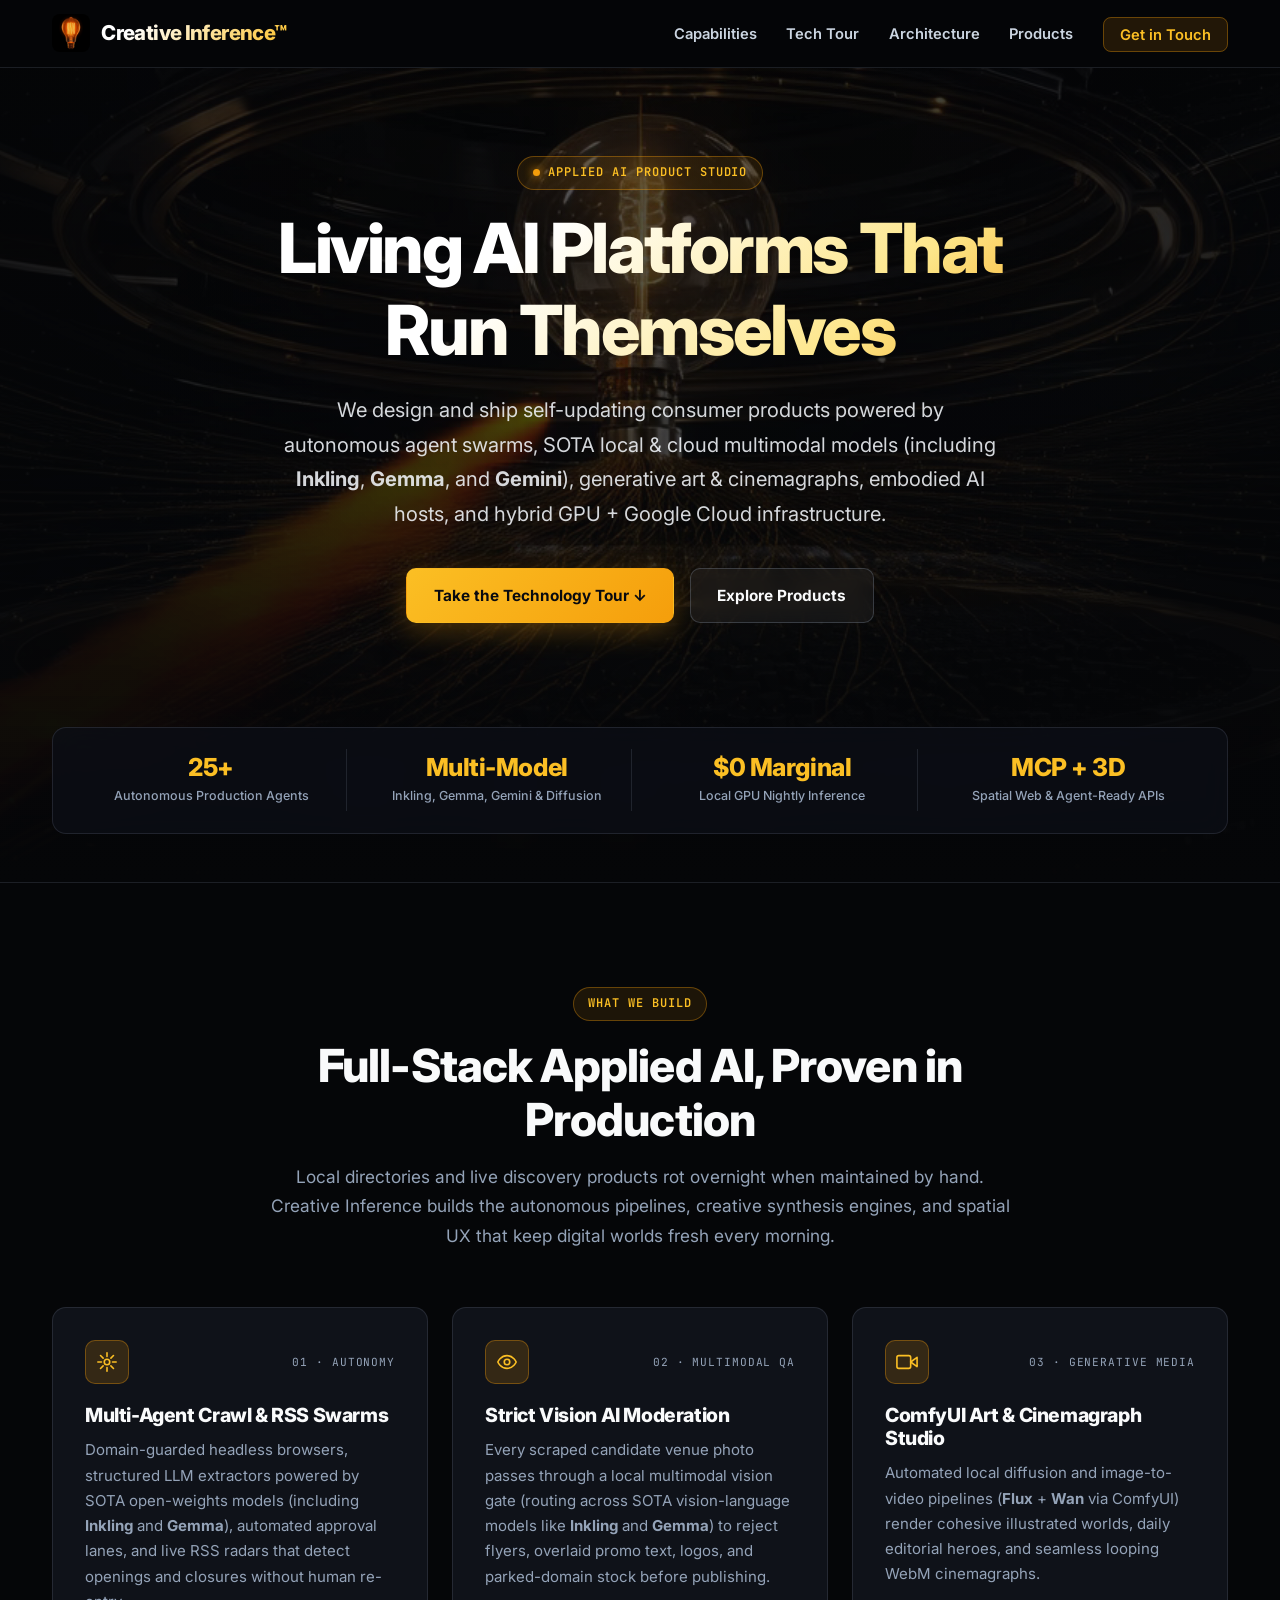
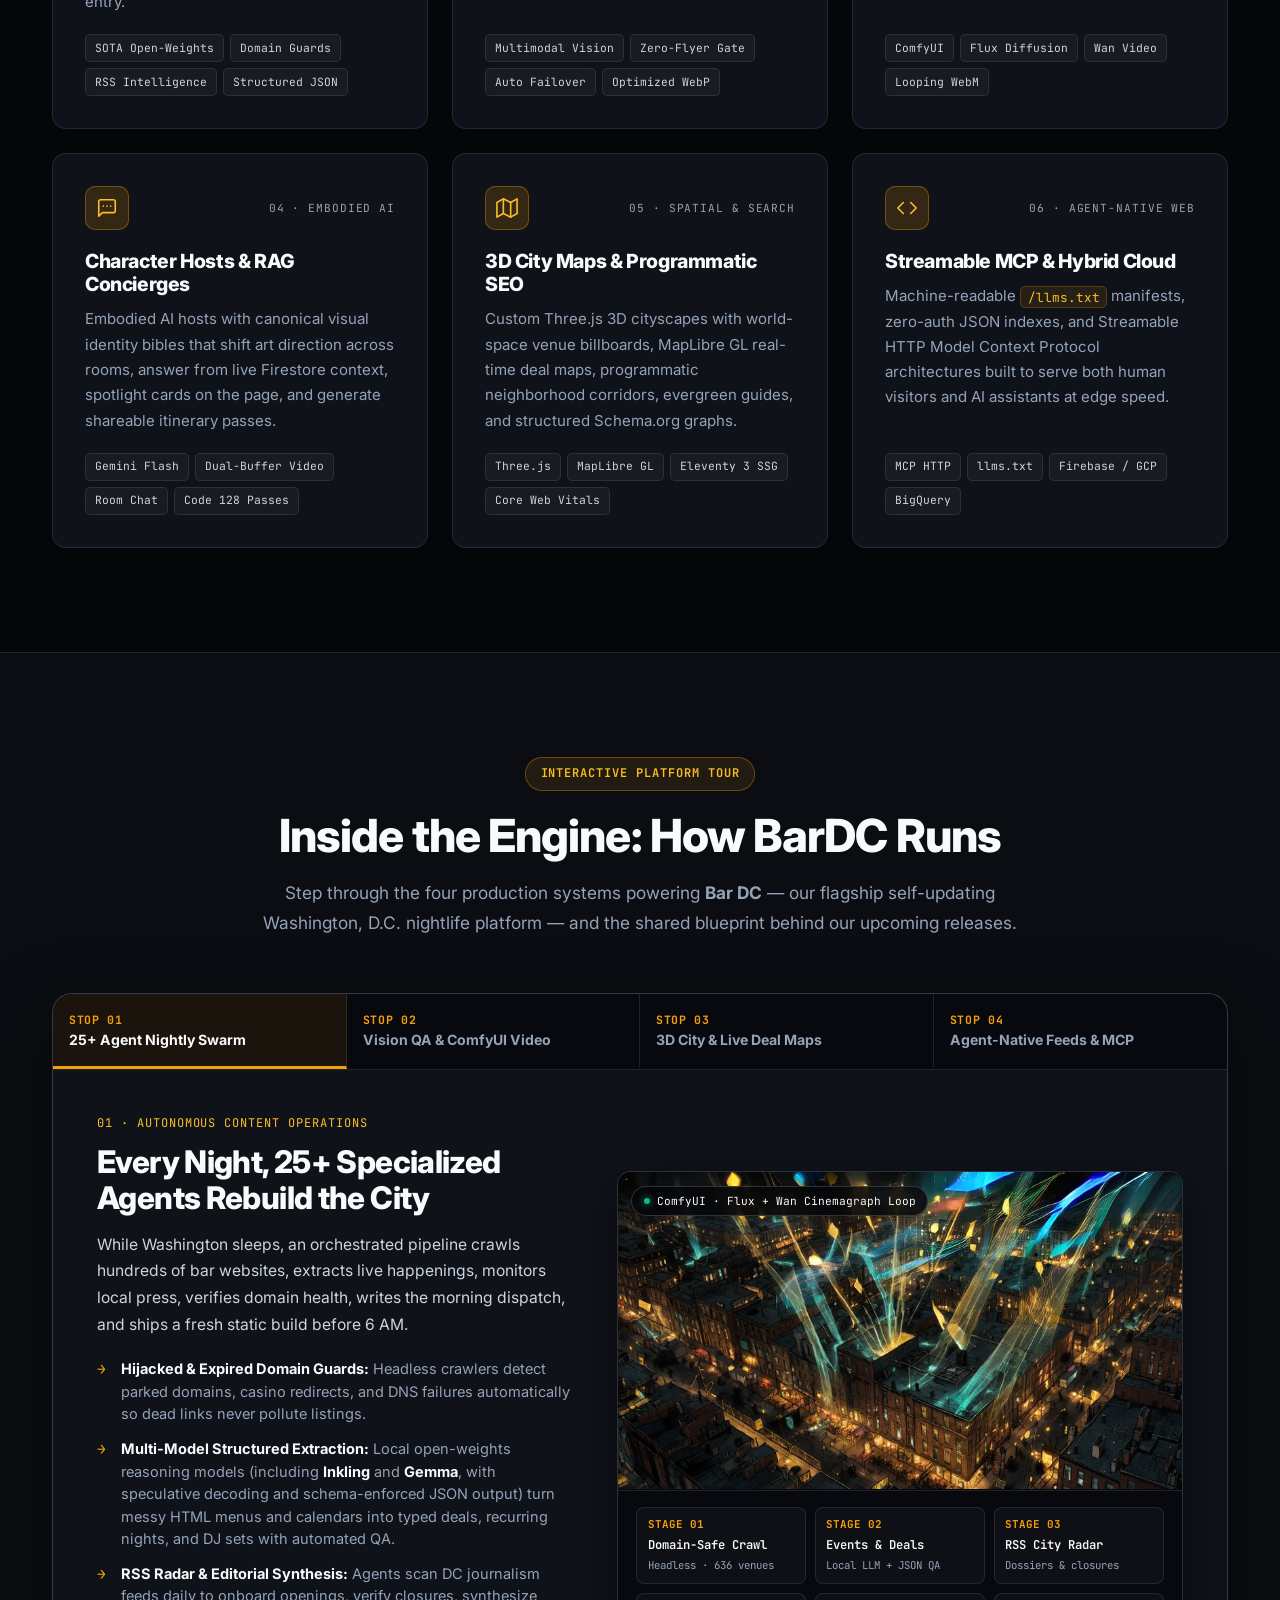
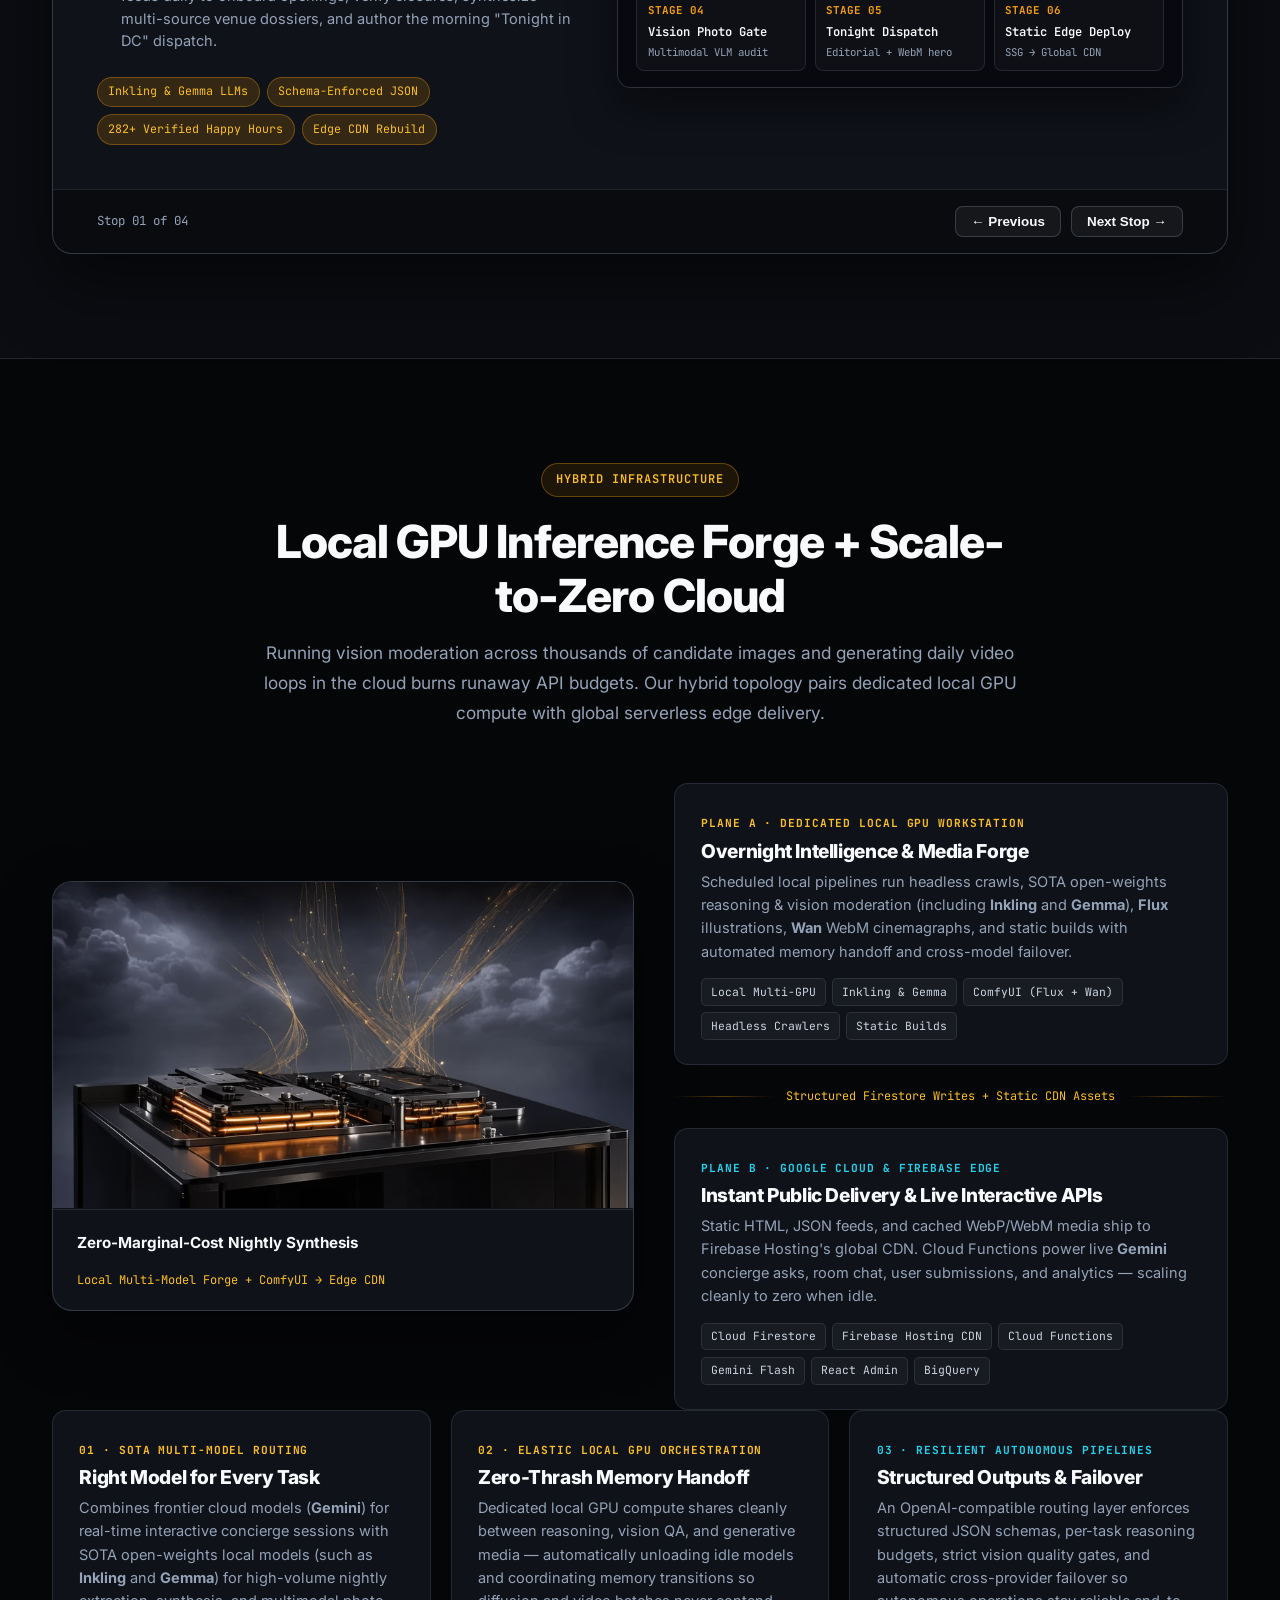
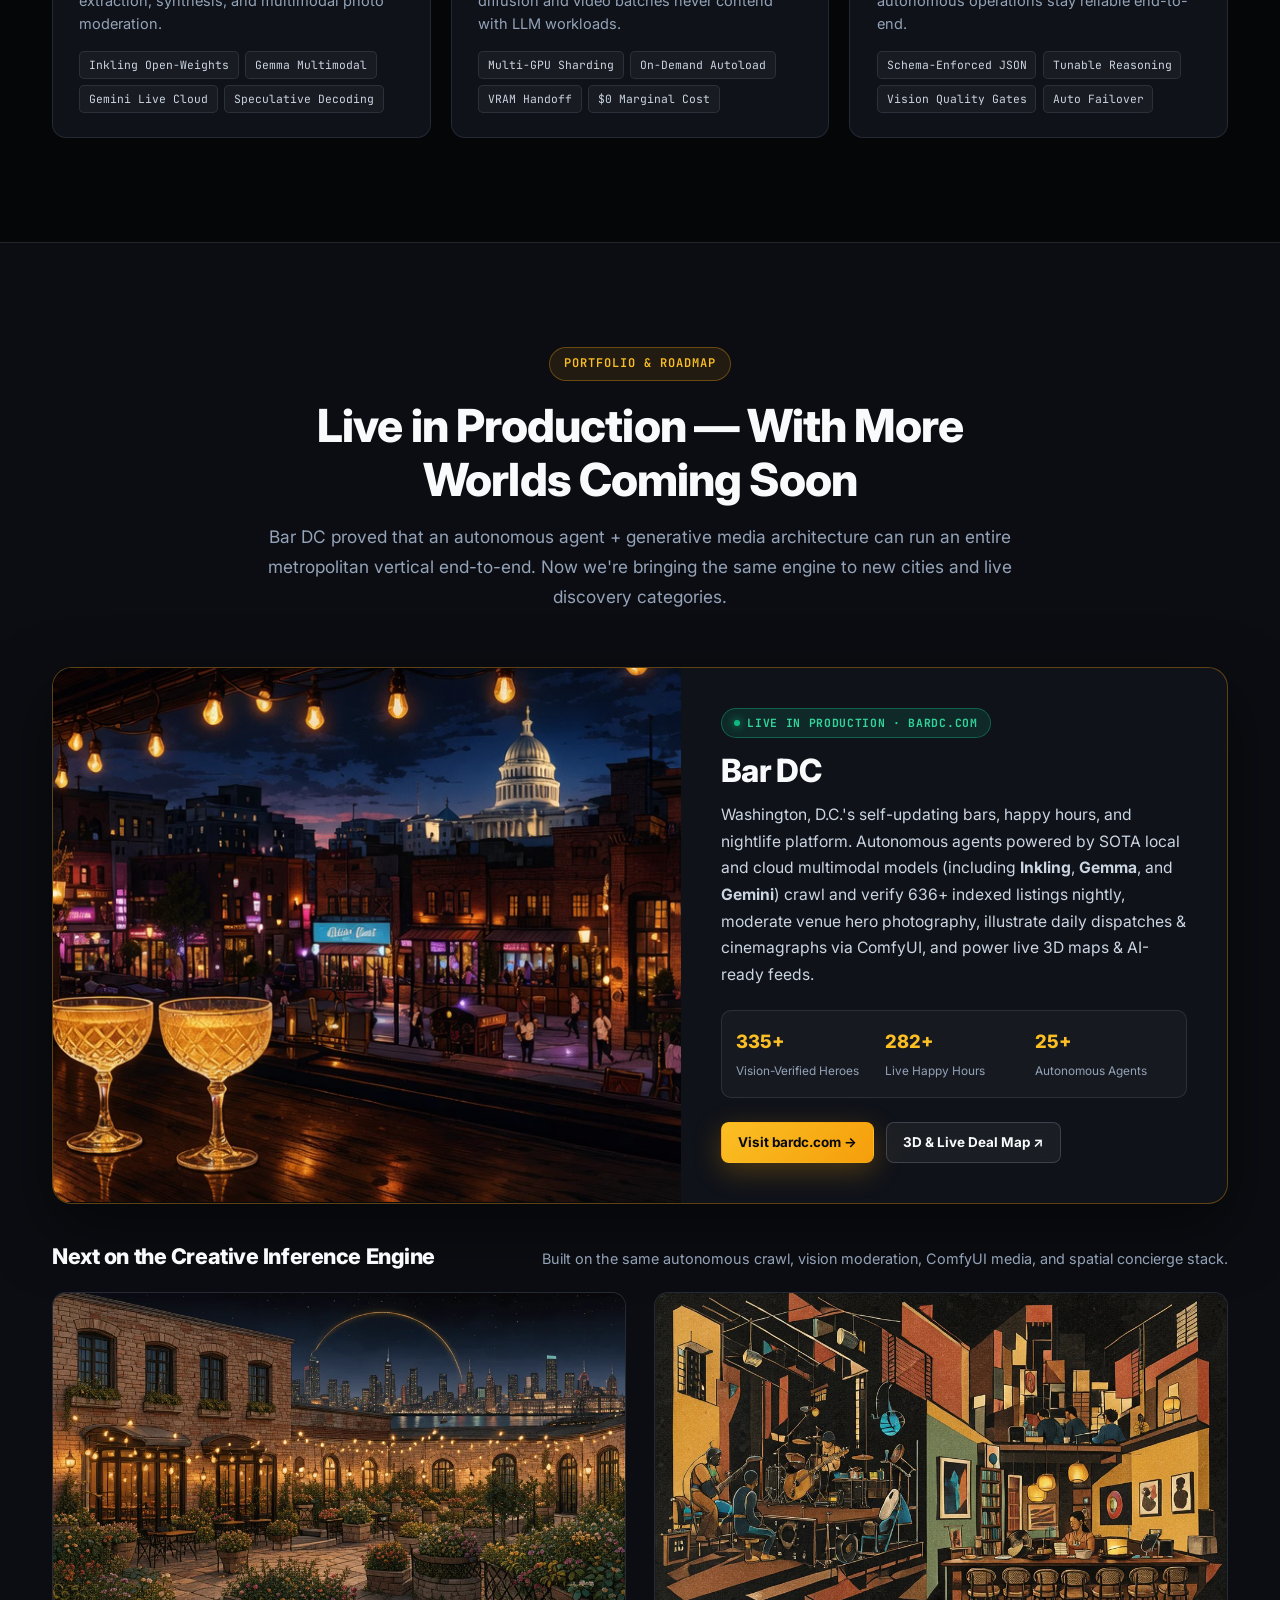
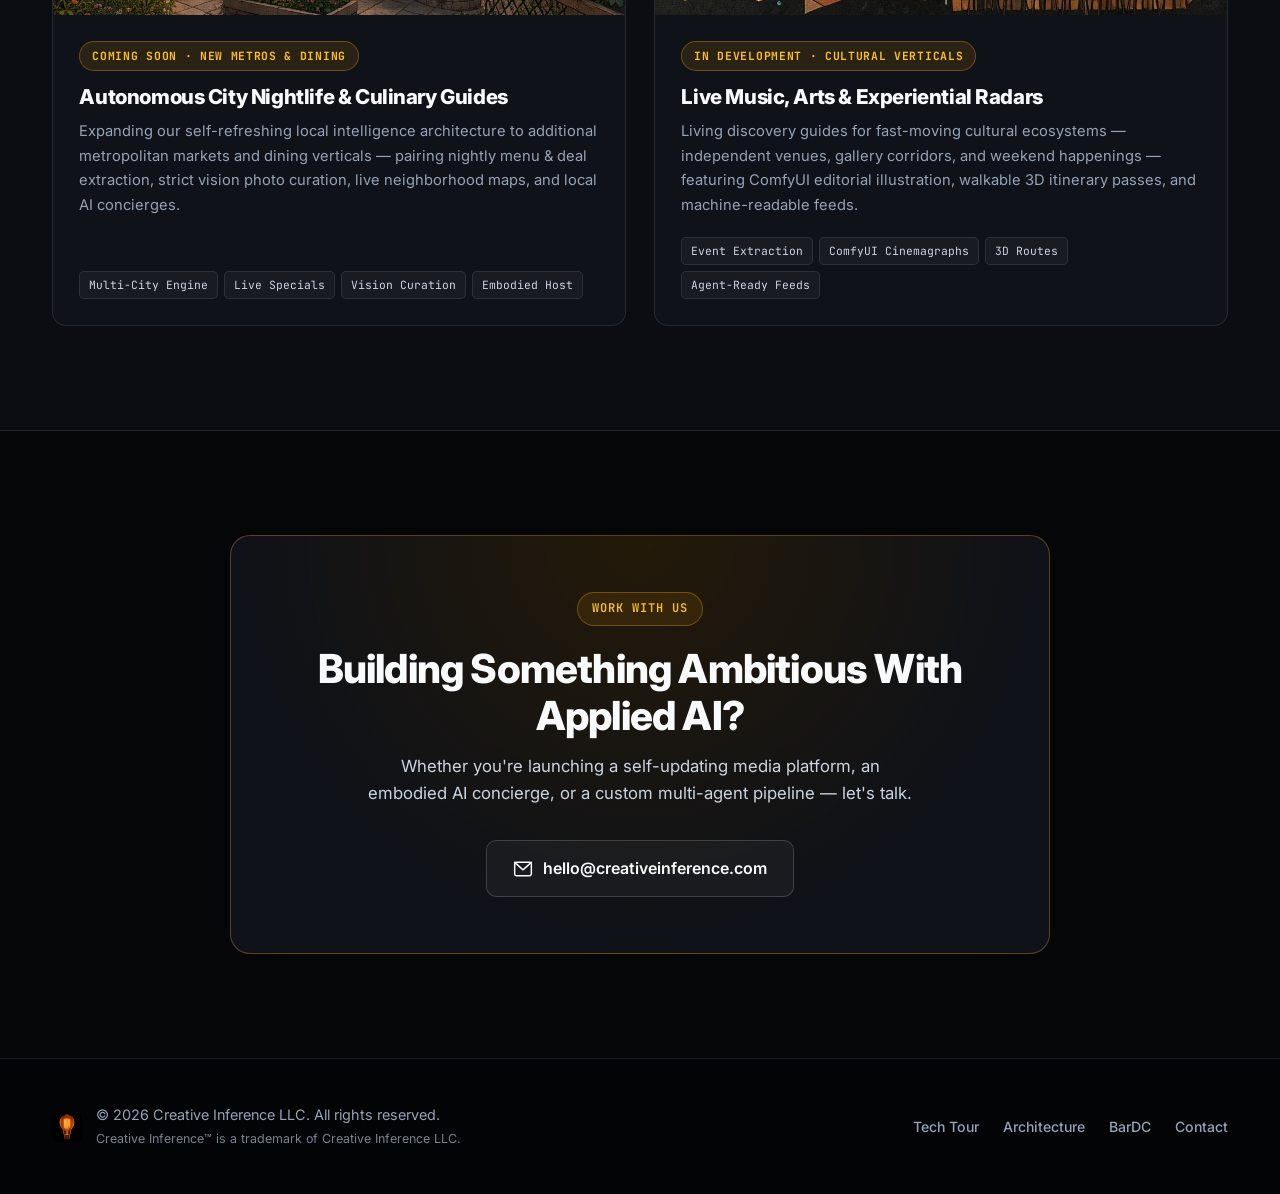
<file: index.html>
<!DOCTYPE html>
<html lang="en">

<head>
    <meta charset="UTF-8">
    <meta name="viewport" content="width=device-width, initial-scale=1.0">
    <title>Creative Inference | Applied AI Product Studio</title>
    <meta name="description" content="Creative Inference builds self-updating consumer AI platforms — combining autonomous agent swarms, SOTA local and cloud multimodal models, generative media, embodied concierges, 3D maps, and MCP-ready cloud architecture.">

    <!-- Open Graph -->
    <meta property="og:title" content="Creative Inference | Applied AI Product Studio">
    <meta property="og:description" content="Autonomous multi-agent pipelines, SOTA multimodal inference (Inkling, Gemma, Gemini), generative art direction, embodied AI concierges, and hybrid GPU + cloud platforms shipped to production.">
    <meta property="og:image" content="https://creativeinference.com/img/og-image.jpg">
    <meta property="og:url" content="https://creativeinference.com">
    <meta property="og:type" content="website">
    <meta name="twitter:card" content="summary_large_image">

    <!-- Fonts -->
    <link rel="preconnect" href="https://fonts.googleapis.com">
    <link rel="preconnect" href="https://fonts.gstatic.com" crossorigin>
    <link href="https://fonts.googleapis.com/css2?family=Inter:wght@400;500;600;700;800&family=JetBrains+Mono:wght@500;600;700&display=swap" rel="stylesheet">

    <link rel="stylesheet" href="styles.css?v=20261122a">
    <link rel="icon" href="img/ci_logo.png" type="image/png">

    <!-- Google tag (gtag.js) -->
    <script async src="https://www.googletagmanager.com/gtag/js?id=G-Y47ZGC6D80"></script>
    <script>
        window.dataLayer = window.dataLayer || [];
        function gtag() { dataLayer.push(arguments); }
        gtag('js', new Date());
        gtag('config', 'G-Y47ZGC6D80');
    </script>
</head>

<body>
    <!-- Header -->
    <header class="main-header">
        <div class="container header-inner">
            <a href="#" class="logo-link">
                <img src="img/ci_logo.png" alt="Creative Inference Logo" class="nav-logo" width="38" height="38">
                <span class="nav-logo-text">Creative Inference&trade;</span>
            </a>
            <button class="nav-toggle" aria-label="Toggle navigation" aria-expanded="false">
                <span class="hamburger"></span>
            </button>
            <nav class="main-nav" id="main-nav" aria-label="Primary">
                <ul>
                    <li><a href="#capabilities">Capabilities</a></li>
                    <li><a href="#tour">Tech Tour</a></li>
                    <li><a href="#architecture">Architecture</a></li>
                    <li><a href="#projects">Products</a></li>
                    <li><a href="#contact" class="nav-cta">Get in Touch</a></li>
                </ul>
            </nav>
        </div>
    </header>

    <!-- Hero Section -->
    <section id="hero" class="hero-section">
        <div class="hero-media" aria-hidden="true">
            <img src="media/hero-studio.webp" alt="" class="hero-bg-image" fetchpriority="high">
            <video class="hero-video" autoplay loop muted playsinline preload="metadata" poster="media/hero-studio.webp">
                <source src="media/hero-studio.webm" type="video/webm">
            </video>
        </div>
        <div class="hero-overlay"></div>

        <div class="container hero-content">
            <div class="eyebrow">
                <span class="eyebrow-dot" aria-hidden="true"></span>
                <span>Applied AI Product Studio</span>
            </div>
            <h1 class="hero-title">Living AI Platforms That Run Themselves</h1>
            <p class="hero-subtitle">
                We design and ship self-updating consumer products powered by autonomous agent swarms, SOTA local &amp; cloud multimodal models (including <strong>Inkling</strong>, <strong>Gemma</strong>, and <strong>Gemini</strong>), generative art &amp; cinemagraphs, embodied AI hosts, and hybrid GPU + Google Cloud infrastructure.
            </p>
            <div class="hero-buttons">
                <a href="#tour" class="btn btn-primary">Take the Technology Tour &darr;</a>
                <a href="#projects" class="btn btn-secondary">Explore Products</a>
            </div>
        </div>

        <div class="container hero-metrics">
            <div class="metrics-strip">
                <div class="metric-item">
                    <span class="metric-val">25+</span>
                    <span class="metric-lbl">Autonomous Production Agents</span>
                </div>
                <div class="metric-item">
                    <span class="metric-val">Multi-Model</span>
                    <span class="metric-lbl">Inkling, Gemma, Gemini &amp; Diffusion</span>
                </div>
                <div class="metric-item">
                    <span class="metric-val">$0 Marginal</span>
                    <span class="metric-lbl">Local GPU Nightly Inference</span>
                </div>
                <div class="metric-item">
                    <span class="metric-val">MCP + 3D</span>
                    <span class="metric-lbl">Spatial Web &amp; Agent-Ready APIs</span>
                </div>
            </div>
        </div>
    </section>

    <!-- Capabilities Section -->
    <section id="capabilities" class="section">
        <div class="container">
            <div class="section-header animate-on-scroll">
                <div class="eyebrow">What We Build</div>
                <h2>Full-Stack Applied AI, Proven in Production</h2>
                <p>Local directories and live discovery products rot overnight when maintained by hand. Creative Inference builds the autonomous pipelines, creative synthesis engines, and spatial UX that keep digital worlds fresh every morning.</p>
            </div>

            <div class="capabilities-grid">
                <!-- 1 -->
                <article class="capability-card animate-on-scroll">
                    <div class="cap-top">
                        <div class="capability-icon">
                            <svg viewBox="0 0 24 24" fill="none" stroke="currentColor" stroke-width="1.75" stroke-linecap="round" stroke-linejoin="round">
                                <circle cx="12" cy="12" r="3"></circle>
                                <path d="M12 2v4M12 18v4M4.93 4.93l2.83 2.83M16.24 16.24l2.83 2.83M2 12h4M18 12h4M4.93 19.07l2.83-2.83M16.24 7.76l2.83-2.83"></path>
                            </svg>
                        </div>
                        <span class="cap-kicker">01 · Autonomy</span>
                    </div>
                    <h3>Multi-Agent Crawl &amp; RSS Swarms</h3>
                    <p>Domain-guarded headless browsers, structured LLM extractors powered by SOTA open-weights models (including <strong>Inkling</strong> and <strong>Gemma</strong>), automated approval lanes, and live RSS radars that detect openings and closures without human re-entry.</p>
                    <div class="cap-tags">
                        <span>SOTA Open-Weights</span>
                        <span>Domain Guards</span>
                        <span>RSS Intelligence</span>
                        <span>Structured JSON</span>
                    </div>
                </article>

                <!-- 2 -->
                <article class="capability-card animate-on-scroll">
                    <div class="cap-top">
                        <div class="capability-icon">
                            <svg viewBox="0 0 24 24" fill="none" stroke="currentColor" stroke-width="1.75" stroke-linecap="round" stroke-linejoin="round">
                                <path d="M2 12s3-7 10-7 10 7 10 7-3 7-10 7-10-7-10-7Z"></path>
                                <circle cx="12" cy="12" r="3"></circle>
                            </svg>
                        </div>
                        <span class="cap-kicker">02 · Multimodal QA</span>
                    </div>
                    <h3>Strict Vision AI Moderation</h3>
                    <p>Every scraped candidate venue photo passes through a local multimodal vision gate (routing across SOTA vision-language models like <strong>Inkling</strong> and <strong>Gemma</strong>) to reject flyers, overlaid promo text, logos, and parked-domain stock before publishing.</p>
                    <div class="cap-tags">
                        <span>Multimodal Vision</span>
                        <span>Zero-Flyer Gate</span>
                        <span>Auto Failover</span>
                        <span>Optimized WebP</span>
                    </div>
                </article>

                <!-- 3 -->
                <article class="capability-card animate-on-scroll">
                    <div class="cap-top">
                        <div class="capability-icon">
                            <svg viewBox="0 0 24 24" fill="none" stroke="currentColor" stroke-width="1.75" stroke-linecap="round" stroke-linejoin="round">
                                <polygon points="23 7 16 12 23 17 23 7"></polygon>
                                <rect x="1" y="5" width="15" height="14" rx="2" ry="2"></rect>
                            </svg>
                        </div>
                        <span class="cap-kicker">03 · Generative Media</span>
                    </div>
                    <h3>ComfyUI Art &amp; Cinemagraph Studio</h3>
                    <p>Automated local diffusion and image-to-video pipelines (<strong>Flux</strong> + <strong>Wan</strong> via ComfyUI) render cohesive illustrated worlds, daily editorial heroes, and seamless looping WebM cinemagraphs.</p>
                    <div class="cap-tags">
                        <span>ComfyUI</span>
                        <span>Flux Diffusion</span>
                        <span>Wan Video</span>
                        <span>Looping WebM</span>
                    </div>
                </article>

                <!-- 4 -->
                <article class="capability-card animate-on-scroll">
                    <div class="cap-top">
                        <div class="capability-icon">
                            <svg viewBox="0 0 24 24" fill="none" stroke="currentColor" stroke-width="1.75" stroke-linecap="round" stroke-linejoin="round">
                                <path d="M21 15a2 2 0 0 1-2 2H7l-4 4V5a2 2 0 0 1 2-2h14a2 2 0 0 1 2 2z"></path>
                                <path d="M8 10h.01M12 10h.01M16 10h.01"></path>
                            </svg>
                        </div>
                        <span class="cap-kicker">04 · Embodied AI</span>
                    </div>
                    <h3>Character Hosts &amp; RAG Concierges</h3>
                    <p>Embodied AI hosts with canonical visual identity bibles that shift art direction across rooms, answer from live Firestore context, spotlight cards on the page, and generate shareable itinerary passes.</p>
                    <div class="cap-tags">
                        <span>Gemini Flash</span>
                        <span>Dual-Buffer Video</span>
                        <span>Room Chat</span>
                        <span>Code 128 Passes</span>
                    </div>
                </article>

                <!-- 5 -->
                <article class="capability-card animate-on-scroll">
                    <div class="cap-top">
                        <div class="capability-icon">
                            <svg viewBox="0 0 24 24" fill="none" stroke="currentColor" stroke-width="1.75" stroke-linecap="round" stroke-linejoin="round">
                                <polygon points="1 6 1 22 8 18 16 22 23 18 23 2 16 6 8 2 1 6"></polygon>
                                <line x1="8" y1="2" x2="8" y2="18"></line>
                                <line x1="16" y1="6" x2="16" y2="22"></line>
                            </svg>
                        </div>
                        <span class="cap-kicker">05 · Spatial &amp; Search</span>
                    </div>
                    <h3>3D City Maps &amp; Programmatic SEO</h3>
                    <p>Custom Three.js 3D cityscapes with world-space venue billboards, MapLibre GL real-time deal maps, programmatic neighborhood corridors, evergreen guides, and structured Schema.org graphs.</p>
                    <div class="cap-tags">
                        <span>Three.js</span>
                        <span>MapLibre GL</span>
                        <span>Eleventy 3 SSG</span>
                        <span>Core Web Vitals</span>
                    </div>
                </article>

                <!-- 6 -->
                <article class="capability-card animate-on-scroll">
                    <div class="cap-top">
                        <div class="capability-icon">
                            <svg viewBox="0 0 24 24" fill="none" stroke="currentColor" stroke-width="1.75" stroke-linecap="round" stroke-linejoin="round">
                                <polyline points="16 18 22 12 16 6"></polyline>
                                <polyline points="8 6 2 12 8 18"></polyline>
                            </svg>
                        </div>
                        <span class="cap-kicker">06 · Agent-Native Web</span>
                    </div>
                    <h3>Streamable MCP &amp; Hybrid Cloud</h3>
                    <p>Machine-readable <code>/llms.txt</code> manifests, zero-auth JSON indexes, and Streamable HTTP Model Context Protocol architectures built to serve both human visitors and AI assistants at edge speed.</p>
                    <div class="cap-tags">
                        <span>MCP HTTP</span>
                        <span>llms.txt</span>
                        <span>Firebase / GCP</span>
                        <span>BigQuery</span>
                    </div>
                </article>
            </div>
        </div>
    </section>

    <!-- Interactive 4-Stop Technology Tour -->
    <section id="tour" class="section section-alt">
        <div class="container">
            <div class="section-header animate-on-scroll">
                <div class="eyebrow">Interactive Platform Tour</div>
                <h2>Inside the Engine: How BarDC Runs</h2>
                <p>Step through the four production systems powering <strong>Bar DC</strong> — our flagship self-updating Washington, D.C. nightlife platform — and the shared blueprint behind our upcoming releases.</p>
            </div>

            <div class="tour-shell animate-on-scroll">
                <!-- Tour Stepper Tabs -->
                <div class="tour-tabs" role="tablist" aria-label="Technology Tour Stops">
                    <button class="tour-tab is-active" role="tab" aria-selected="true" aria-controls="tour-panel-0" id="tour-tab-0" type="button">
                        <span class="tour-tab-num">STOP 01</span>
                        <span class="tour-tab-label">25+ Agent Nightly Swarm</span>
                    </button>
                    <button class="tour-tab" role="tab" aria-selected="false" aria-controls="tour-panel-1" id="tour-tab-1" tabindex="-1" type="button">
                        <span class="tour-tab-num">STOP 02</span>
                        <span class="tour-tab-label">Vision QA &amp; ComfyUI Video</span>
                    </button>
                    <button class="tour-tab" role="tab" aria-selected="false" aria-controls="tour-panel-2" id="tour-tab-2" tabindex="-1" type="button">
                        <span class="tour-tab-num">STOP 03</span>
                        <span class="tour-tab-label">3D City &amp; Live Deal Maps</span>
                    </button>
                    <button class="tour-tab" role="tab" aria-selected="false" aria-controls="tour-panel-3" id="tour-tab-3" tabindex="-1" type="button">
                        <span class="tour-tab-num">STOP 04</span>
                        <span class="tour-tab-label">Agent-Native Feeds &amp; MCP</span>
                    </button>
                </div>

                <!-- Tour Panels -->
                <div class="tour-panels">
                    <!-- STOP 01: Agent Swarm -->
                    <div class="tour-panel is-active" id="tour-panel-0" role="tabpanel" aria-labelledby="tour-tab-0">
                        <div class="tour-copy">
                            <span class="tour-copy-kicker">01 · Autonomous Content Operations</span>
                            <h3>Every Night, 25+ Specialized Agents Rebuild the City</h3>
                            <p>While Washington sleeps, an orchestrated pipeline crawls hundreds of bar websites, extracts live happenings, monitors local press, verifies domain health, writes the morning dispatch, and ships a fresh static build before 6 AM.</p>
                            <ul class="tour-bullets">
                                <li><strong>Hijacked &amp; Expired Domain Guards:</strong> Headless crawlers detect parked domains, casino redirects, and DNS failures automatically so dead links never pollute listings.</li>
                                <li><strong>Multi-Model Structured Extraction:</strong> Local open-weights reasoning models (including <strong>Inkling</strong> and <strong>Gemma</strong>, with speculative decoding and schema-enforced JSON output) turn messy HTML menus and calendars into typed deals, recurring nights, and DJ sets with automated QA.</li>
                                <li><strong>RSS Radar &amp; Editorial Synthesis:</strong> Agents scan DC journalism feeds daily to onboard openings, verify closures, synthesize multi-source venue dossiers, and author the morning "Tonight in DC" dispatch.</li>
                            </ul>
                            <div class="tour-pills">
                                <span>Inkling &amp; Gemma LLMs</span>
                                <span>Schema-Enforced JSON</span>
                                <span>282+ Verified Happy Hours</span>
                                <span>Edge CDN Rebuild</span>
                            </div>
                        </div>

                        <div class="tour-stage">
                            <div class="stage-media-wrap">
                                <span class="stage-badge-top">
                                    <span class="stage-badge-dot"></span>
                                    <span>ComfyUI · Flux + Wan Cinemagraph Loop</span>
                                </span>
                                <video class="ambient-video" autoplay loop muted playsinline preload="metadata" poster="media/tour-agents.webp">
                                    <source src="media/tour-agents.webm" type="video/webm">
                                </video>
                            </div>
                            <div class="stage-hud">
                                <div class="hud-pipeline-grid">
                                    <div class="hud-step">
                                        <span class="hud-step-id">STAGE 01</span>
                                        <span class="hud-step-name">Domain-Safe Crawl</span>
                                        <span class="hud-step-meta">Headless · 636 venues</span>
                                    </div>
                                    <div class="hud-step">
                                        <span class="hud-step-id">STAGE 02</span>
                                        <span class="hud-step-name">Events &amp; Deals</span>
                                        <span class="hud-step-meta">Local LLM + JSON QA</span>
                                    </div>
                                    <div class="hud-step">
                                        <span class="hud-step-id">STAGE 03</span>
                                        <span class="hud-step-name">RSS City Radar</span>
                                        <span class="hud-step-meta">Dossiers &amp; closures</span>
                                    </div>
                                    <div class="hud-step">
                                        <span class="hud-step-id">STAGE 04</span>
                                        <span class="hud-step-name">Vision Photo Gate</span>
                                        <span class="hud-step-meta">Multimodal VLM audit</span>
                                    </div>
                                    <div class="hud-step">
                                        <span class="hud-step-id">STAGE 05</span>
                                        <span class="hud-step-name">Tonight Dispatch</span>
                                        <span class="hud-step-meta">Editorial + WebM hero</span>
                                    </div>
                                    <div class="hud-step">
                                        <span class="hud-step-id">STAGE 06</span>
                                        <span class="hud-step-name">Static Edge Deploy</span>
                                        <span class="hud-step-meta">SSG → Global CDN</span>
                                    </div>
                                </div>
                            </div>
                        </div>
                    </div>

                    <!-- STOP 02: Vision Moderation & ComfyUI -->
                    <div class="tour-panel" id="tour-panel-1" role="tabpanel" aria-labelledby="tour-tab-1" hidden>
                        <div class="tour-copy">
                            <span class="tour-copy-kicker">02 · Multimodal Quality Control &amp; Generative Art</span>
                            <h3>Vision-Verified Photography Meets Bespoke Cinemagraphs</h3>
                            <p>Automated directories usually look "scraped" — full of stretched logos, DJ flyers, and generic AI slop. We solved visual quality from both ends: strict multimodal vision filtering for real venue photos and curated 2D print styles for editorial media.</p>
                            <ul class="tour-bullets">
                                <li><strong>335+ Vision-Verified Venue Heroes:</strong> Candidate images scraped from official bar websites are audited locally by multimodal vision-language models (such as <strong>Inkling</strong> and <strong>Gemma</strong>) — approving clean interiors, rooftops, and cocktails while rejecting overlaid text, flyers, or collages.</li>
                                <li><strong>Zero-Thrash Local GPU Batching:</strong> Nightly and weekly media jobs coordinate automatic VRAM handoff between local LLMs and ComfyUI — batching <strong>Flux</strong> stills and <strong>Wan</strong> image-to-video WebM loops for lightweight atmospheric motion.</li>
                                <li><strong>Admin Override Controls:</strong> React ops dashboard lets editors lock, swap, or re-verify hero photography with one click.</li>
                            </ul>
                            <div class="tour-pills">
                                <span>Multimodal Vision QA</span>
                                <span>Flux + Wan Video</span>
                                <span>Auto VRAM Handoff</span>
                                <span>335+ Venue Heroes</span>
                            </div>
                        </div>

                        <div class="tour-stage">
                            <div class="stage-media-wrap">
                                <span class="stage-badge-top">
                                    <span class="stage-badge-dot"></span>
                                    <span>Generated Locally · ComfyUI Cinemagraph</span>
                                </span>
                                <video class="ambient-video" loop muted playsinline preload="none" poster="media/bardc-showcase.webp">
                                    <source src="media/bardc-showcase.webm" type="video/webm">
                                </video>
                            </div>
                            <div class="stage-hud">
                                <div class="vision-gate-row">
                                    <div class="vision-verdict pass">
                                        <span class="verdict-head">✓ VISION APPROVED (strictlyValid: true)</span>
                                        <span class="verdict-desc">Clean text-free bar interiors, rooftop terraces, craft cocktails &amp; recognizable storefronts → normalized to 1200×675 WebP.</span>
                                    </div>
                                    <div class="vision-verdict reject">
                                        <span class="verdict-head">✕ VISION REJECTED (Auto-Filtered)</span>
                                        <span class="verdict-desc">Event flyers, promo text, wordmarks, menus, Yelp/Resy badges, collages &amp; parked-domain stock blocked automatically.</span>
                                    </div>
                                </div>
                            </div>
                        </div>
                    </div>

                    <!-- STOP 03: Spatial & Live Deal Engine -->
                    <div class="tour-panel" id="tour-panel-2" role="tabpanel" aria-labelledby="tour-tab-2" hidden>
                        <div class="tour-copy">
                            <span class="tour-copy-kicker">03 · Spatial Discovery &amp; Real-Time Filtering</span>
                            <h3>Explore the Night in 3D or Filter Deals Happening Right Now</h3>
                            <p>Discovery shouldn't stop at a flat A–Z list. Bar DC pairs a custom Three.js 3D nocturnal city projection and an interactive MapLibre GL district explorer with real-time happy hour and event scoring.</p>
                            <ul class="tour-bullets">
                                <li><strong>Three.js + MapLibre Dual Spatial Stack:</strong> World-space billboard venue logo chips that scale cleanly on zoom, neighborhood camera flights, and walkable multi-stop <code>#pass=</code> routes.</li>
                                <li><strong>Live Happy Hour &amp; Deal Engine:</strong> 282+ structured DC happy hours filterable by "Happening Right Now," day of week, neighborhood, and drink/food deal category.</li>
                                <li><strong>SSR 0–10 Multi-Axis Ratings &amp; Corridors:</strong> Server-rendered vibe/drinks/music/value ratings, 10+ evergreen guides, and programmatic neighborhood × vibe corridors tuned for Core Web Vitals.</li>
                            </ul>
                            <div class="tour-pills">
                                <span>Three.js 3D City</span>
                                <span>MapLibre GL</span>
                                <span>Live Deal Filters</span>
                                <span>SSR 0–10 Ratings</span>
                            </div>
                        </div>

                        <div class="tour-stage">
                            <div class="stage-media-wrap">
                                <span class="stage-badge-top">
                                    <span class="stage-badge-dot"></span>
                                    <span>Spatial Discovery · 3D City &amp; Walkable Night Passes</span>
                                </span>
                                <img src="media/tour-spatial-map.webp" alt="Isometric 3D nocturnal DC map with glowing venue pins and walkable route" loading="lazy" width="1280" height="720">
                            </div>
                            <div class="stage-hud">
                                <div class="hud-pipeline-grid">
                                    <div class="hud-step">
                                        <span class="hud-step-id">SPATIAL 3D</span>
                                        <span class="hud-step-name">Three.js Night City</span>
                                        <span class="hud-step-meta">Billboard venue logos</span>
                                    </div>
                                    <div class="hud-step">
                                        <span class="hud-step-id">VECTOR 2D</span>
                                        <span class="hud-step-name">MapLibre GL DC</span>
                                        <span class="hud-step-meta">#hood &amp; #pass deep links</span>
                                    </div>
                                    <div class="hud-step">
                                        <span class="hud-step-id">LIVE PULSE</span>
                                        <span class="hud-step-name">282+ Happy Hours</span>
                                        <span class="hud-step-meta">"Live Now" deal clock</span>
                                    </div>
                                </div>
                            </div>
                        </div>
                    </div>

                    <!-- STOP 04: Agent-Native MCP -->
                    <div class="tour-panel" id="tour-panel-3" role="tabpanel" aria-labelledby="tour-tab-3" hidden>
                        <div class="tour-copy">
                            <span class="tour-copy-kicker">04 · Built for Humans &amp; External AI Agents</span>
                            <h3>Machine-Readable Feeds, <code>/llms.txt</code> &amp; Streamable MCP</h3>
                            <p>Next-generation discovery happens inside AI assistants as often as search engines. Our platform architecture exposes structured static JSON feeds, a canonical <code>/llms.txt</code> manifest, and a read-only Streamable HTTP Model Context Protocol server module.</p>
                            <ul class="tour-bullets">
                                <li><strong>Zero-Auth Machine Feeds:</strong> Build-time <code>search.json</code> (636+ venues), <code>tonight.json</code>, <code>map.json</code>, and <code>city.json</code> serve structured context at CDN speed without scraping HTML.</li>
                                <li><strong>4-Tool Streamable HTTP MCP Module:</strong> Exposes venue discovery, tonight's live happenings, neighborhood happy hours, and walkable 3-stop Night Pass builders over JSON-RPC 2.0.</li>
                                <li><strong>Rich Schema Graph:</strong> Consolidated neighborhood hubs, 301 canonicalization, and <code>BarOrPub</code> / <code>Event</code> / <code>Article</code> JSON-LD keep search engines and LLMs aligned.</li>
                            </ul>
                            <div class="tour-pills">
                                <span>Streamable HTTP MCP</span>
                                <span>/llms.txt</span>
                                <span>Zero-Auth JSON Feeds</span>
                                <span>JSON-LD Schema</span>
                            </div>
                        </div>

                        <div class="tour-stage mcp-stage-card">
                            <div class="mcp-code-header">
                                <span>Illustrative MCP Tool Call Pattern</span>
                                <button type="button" class="copy-btn" data-copy-target="bardcMcpSnippet">Copy Example</button>
                            </div>
                            <pre class="mcp-pre"><code id="bardcMcpSnippet">{
  "jsonrpc": "2.0",
  "method": "tools/call",
  "params": {
    "name": "build_night_pass",
    "arguments": { "neighborhood": "Shaw", "vibe": "speakeasy" }
  }
}</code></pre>
                            <div class="mcp-tools-grid">
                                <div class="mcp-tool-box">
                                    <code>search_dc_bars</code>
                                    <span>Filter 636+ DC bars by vibe, keyword &amp; neighborhood.</span>
                                </div>
                                <div class="mcp-tool-box">
                                    <code>get_tonight_events</code>
                                    <span>Approved DJ sets, trivia, live music &amp; parties tonight.</span>
                                </div>
                                <div class="mcp-tool-box">
                                    <code>get_happy_hours</code>
                                    <span>Verified drink &amp; food specials by DC neighborhood.</span>
                                </div>
                                <div class="mcp-tool-box">
                                    <code>build_night_pass</code>
                                    <span>Builds a walkable 3-stop bar crawl + shareable map URL.</span>
                                </div>
                            </div>
                        </div>
                    </div>
                </div>

                <!-- Tour Footer Controls -->
                <div class="tour-footer">
                    <span class="tour-progress-text" id="tourStepCounter">Stop 01 of 04</span>
                    <div class="tour-nav-btns">
                        <button type="button" class="tour-nav-btn" id="tourPrevBtn" aria-label="Previous tour stop">&larr; Previous</button>
                        <button type="button" class="tour-nav-btn" id="tourNextBtn" aria-label="Next tour stop">Next Stop &rarr;</button>
                    </div>
                </div>
            </div>
        </div>
    </section>

    <!-- Hybrid Architecture Section -->
    <section id="architecture" class="section">
        <div class="container">
            <div class="section-header animate-on-scroll">
                <div class="eyebrow">Hybrid Infrastructure</div>
                <h2>Local GPU Inference Forge + Scale-to-Zero Cloud</h2>
                <p>Running vision moderation across thousands of candidate images and generating daily video loops in the cloud burns runaway API budgets. Our hybrid topology pairs dedicated local GPU compute with global serverless edge delivery.</p>
            </div>

            <div class="arch-showcase">
                <div class="arch-visual-card animate-on-scroll">
                    <div class="arch-visual-media">
                        <video class="ambient-video" autoplay loop muted playsinline preload="metadata" poster="media/tour-hybrid-gpu.webp">
                            <source src="media/tour-hybrid-gpu.webm" type="video/webm">
                        </video>
                    </div>
                    <div class="arch-visual-caption">
                        <strong>Zero-Marginal-Cost Nightly Synthesis</strong>
                        <span>Local Multi-Model Forge + ComfyUI → Edge CDN</span>
                    </div>
                </div>

                <div class="arch-planes animate-on-scroll">
                    <div class="arch-plane">
                        <span class="plane-badge">Plane A · Dedicated Local GPU Workstation</span>
                        <h3>Overnight Intelligence &amp; Media Forge</h3>
                        <p>Scheduled local pipelines run headless crawls, SOTA open-weights reasoning &amp; vision moderation (including <strong>Inkling</strong> and <strong>Gemma</strong>), <strong>Flux</strong> illustrations, <strong>Wan</strong> WebM cinemagraphs, and static builds with automated memory handoff and cross-model failover.</p>
                        <div class="plane-chips">
                            <span>Local Multi-GPU</span>
                            <span>Inkling &amp; Gemma</span>
                            <span>ComfyUI (Flux + Wan)</span>
                            <span>Headless Crawlers</span>
                            <span>Static Builds</span>
                        </div>
                    </div>

                    <div class="arch-bridge">Structured Firestore Writes + Static CDN Assets</div>

                    <div class="arch-plane">
                        <span class="plane-badge cloud">Plane B · Google Cloud &amp; Firebase Edge</span>
                        <h3>Instant Public Delivery &amp; Live Interactive APIs</h3>
                        <p>Static HTML, JSON feeds, and cached WebP/WebM media ship to Firebase Hosting's global CDN. Cloud Functions power live <strong>Gemini</strong> concierge asks, room chat, user submissions, and analytics — scaling cleanly to zero when idle.</p>
                        <div class="plane-chips">
                            <span>Cloud Firestore</span>
                            <span>Firebase Hosting CDN</span>
                            <span>Cloud Functions</span>
                            <span>Gemini Flash</span>
                            <span>React Admin</span>
                            <span>BigQuery</span>
                        </div>
                    </div>
                </div>
            </div>

            <!-- Multi-Model Local + Cloud Stack Overview -->
            <div class="canon-ux-grid animate-on-scroll">
                <div class="arch-plane">
                    <span class="plane-badge">01 · SOTA Multi-Model Routing</span>
                    <h3>Right Model for Every Task</h3>
                    <p>Combines frontier cloud models (<strong>Gemini</strong>) for real-time interactive concierge sessions with SOTA open-weights local models (such as <strong>Inkling</strong> and <strong>Gemma</strong>) for high-volume nightly extraction, synthesis, and multimodal photo moderation.</p>
                    <div class="plane-chips">
                        <span>Inkling Open-Weights</span>
                        <span>Gemma Multimodal</span>
                        <span>Gemini Live Cloud</span>
                        <span>Speculative Decoding</span>
                    </div>
                </div>
                <div class="arch-plane">
                    <span class="plane-badge">02 · Elastic Local GPU Orchestration</span>
                    <h3>Zero-Thrash Memory Handoff</h3>
                    <p>Dedicated local GPU compute shares cleanly between reasoning, vision QA, and generative media — automatically unloading idle models and coordinating memory transitions so diffusion and video batches never contend with LLM workloads.</p>
                    <div class="plane-chips">
                        <span>Multi-GPU Sharding</span>
                        <span>On-Demand Autoload</span>
                        <span>VRAM Handoff</span>
                        <span>$0 Marginal Cost</span>
                    </div>
                </div>
                <div class="arch-plane">
                    <span class="plane-badge cloud">03 · Resilient Autonomous Pipelines</span>
                    <h3>Structured Outputs &amp; Failover</h3>
                    <p>An OpenAI-compatible routing layer enforces structured JSON schemas, per-task reasoning budgets, strict vision quality gates, and automatic cross-provider failover so autonomous operations stay reliable end-to-end.</p>
                    <div class="plane-chips">
                        <span>Schema-Enforced JSON</span>
                        <span>Tunable Reasoning</span>
                        <span>Vision Quality Gates</span>
                        <span>Auto Failover</span>
                    </div>
                </div>
            </div>
        </div>
    </section>

    <!-- Products & Upcoming Roadmap Section -->
    <section id="projects" class="section section-alt">
        <div class="container">
            <div class="section-header animate-on-scroll">
                <div class="eyebrow">Portfolio &amp; Roadmap</div>
                <h2>Live in Production — With More Worlds Coming Soon</h2>
                <p>Bar DC proved that an autonomous agent + generative media architecture can run an entire metropolitan vertical end-to-end. Now we're bringing the same engine to new cities and live discovery categories.</p>
            </div>

            <!-- Flagship Live Card: BarDC -->
            <article class="flagship-card animate-on-scroll">
                <div class="flagship-media">
                    <video class="ambient-video" autoplay loop muted playsinline preload="metadata" poster="media/bardc-showcase.webp">
                        <source src="media/bardc-showcase.webm" type="video/webm">
                    </video>
                </div>
                <div class="flagship-body">
                    <span class="status-pill live">
                        <span class="stage-badge-dot"></span>
                        <span>Live in Production · bardc.com</span>
                    </span>
                    <h3>Bar DC</h3>
                    <p>Washington, D.C.'s self-updating bars, happy hours, and nightlife platform. Autonomous agents powered by SOTA local and cloud multimodal models (including <strong>Inkling</strong>, <strong>Gemma</strong>, and <strong>Gemini</strong>) crawl and verify 636+ indexed listings nightly, moderate venue hero photography, illustrate daily dispatches &amp; cinemagraphs via ComfyUI, and power live 3D maps &amp; AI-ready feeds.</p>

                    <div class="flagship-stats">
                        <div>
                            <strong>335+</strong>
                            <span>Vision-Verified Heroes</span>
                        </div>
                        <div>
                            <strong>282+</strong>
                            <span>Live Happy Hours</span>
                        </div>
                        <div>
                            <strong>25+</strong>
                            <span>Autonomous Agents</span>
                        </div>
                    </div>

                    <div class="flagship-actions">
                        <a href="https://bardc.com" target="_blank" rel="noopener" class="btn btn-primary btn-sm">Visit bardc.com &rarr;</a>
                        <a href="https://bardc.com/map/" target="_blank" rel="noopener" class="btn btn-secondary btn-sm">3D &amp; Live Deal Map &nearr;</a>
                    </div>
                </div>
            </article>

            <!-- Upcoming Similar Projects -->
            <div class="upcoming-header animate-on-scroll">
                <h3>Next on the Creative Inference Engine</h3>
                <p>Built on the same autonomous crawl, vision moderation, ComfyUI media, and spatial concierge stack.</p>
            </div>

            <div class="upcoming-grid">
                <article class="upcoming-card animate-on-scroll">
                    <div class="upcoming-img-wrap">
                        <img src="media/coming-cities.webp" alt="Illustrated lantern-lit courtyard wine bar overlooking a metropolitan harbor skyline" loading="lazy" width="960" height="544">
                    </div>
                    <div class="upcoming-body">
                        <span class="status-pill soon">Coming Soon · New Metros &amp; Dining</span>
                        <h4>Autonomous City Nightlife &amp; Culinary Guides</h4>
                        <p>Expanding our self-refreshing local intelligence architecture to additional metropolitan markets and dining verticals — pairing nightly menu &amp; deal extraction, strict vision photo curation, live neighborhood maps, and local AI concierges.</p>
                        <div class="cap-tags">
                            <span>Multi-City Engine</span>
                            <span>Live Specials</span>
                            <span>Vision Curation</span>
                            <span>Embodied Host</span>
                        </div>
                    </div>
                </article>

                <article class="upcoming-card animate-on-scroll">
                    <div class="upcoming-img-wrap">
                        <img src="media/coming-radars.webp" alt="Mid-century gouache cutaway of an underground live music stage, vinyl listening bar, and gallery opening" loading="lazy" width="960" height="544">
                    </div>
                    <div class="upcoming-body">
                        <span class="status-pill soon">In Development · Cultural Verticals</span>
                        <h4>Live Music, Arts &amp; Experiential Radars</h4>
                        <p>Living discovery guides for fast-moving cultural ecosystems — independent venues, gallery corridors, and weekend happenings — featuring ComfyUI editorial illustration, walkable 3D itinerary passes, and machine-readable feeds.</p>
                        <div class="cap-tags">
                            <span>Event Extraction</span>
                            <span>ComfyUI Cinemagraphs</span>
                            <span>3D Routes</span>
                            <span>Agent-Ready Feeds</span>
                        </div>
                    </div>
                </article>
            </div>
        </div>
    </section>

    <!-- Contact Section -->
    <section id="contact" class="section">
        <div class="container">
            <div class="contact-card animate-on-scroll">
                <div class="eyebrow">Work With Us</div>
                <h2>Building Something Ambitious With Applied AI?</h2>
                <p>Whether you're launching a self-updating media platform, an embodied AI concierge, or a custom multi-agent pipeline — let's talk.</p>
                <div class="contact-links">
                    <a href="mailto:hello@creativeinference.com" class="contact-link">
                        <svg viewBox="0 0 24 24" fill="none" stroke="currentColor" stroke-width="1.75" stroke-linecap="round" stroke-linejoin="round">
                            <rect x="2" y="4" width="20" height="16" rx="2"></rect>
                            <path d="M22 4L12 13 2 4"></path>
                        </svg>
                        <span>hello@creativeinference.com</span>
                    </a>
                </div>
            </div>
        </div>
    </section>

    <!-- Footer -->
    <footer class="main-footer">
        <div class="container footer-content">
            <div class="footer-info">
                <img src="img/ci_logo.png" alt="Creative Inference Logo" class="footer-logo" width="30" height="30">
                <div class="footer-legal">
                    <span>&copy; <span class="year">2026</span> Creative Inference LLC. All rights reserved.</span>
                    <span class="footer-trademark">Creative Inference&trade; is a trademark of Creative Inference LLC.</span>
                </div>
            </div>
            <div class="footer-links">
                <a href="#tour">Tech Tour</a>
                <a href="#architecture">Architecture</a>
                <a href="https://bardc.com" target="_blank" rel="noopener">BarDC</a>
                <a href="#contact">Contact</a>
            </div>
        </div>
    </footer>

    <script src="script.js?v=20261121b" defer></script>
</body>

</html>
</file>
<file: styles.css>
/* ==========================================================================
   Creative Inference — Studio & Interactive Technology Tour Stylesheet
   Palette: Deep Obsidian (#050608) · Incandescent Amber (#F59E0B) · Crisp Slate
   ========================================================================== */

:root {
    --bg-base: #050608;
    --bg-elevated: #0B0D12;
    --bg-card: #0F1219;
    --bg-card-hover: #141822;
    --bg-glass: rgba(12, 15, 22, 0.78);

    --amber: #F59E0B;
    --amber-bright: #FBBF24;
    --amber-deep: #D97706;
    --amber-glow: rgba(245, 158, 11, 0.16);
    --amber-border: rgba(245, 158, 11, 0.34);

    --cyan: #22D3EE;
    --emerald: #10B981;
    --rose: #F43F5E;
    --violet: #A78BFA;

    --text-primary: #F9FAFB;
    --text-secondary: #CBD5E1;
    --text-muted: #94A3B8;
    --border-subtle: rgba(148, 163, 184, 0.16);
    --border-strong: rgba(148, 163, 184, 0.28);

    --font-sans: 'Inter', -apple-system, BlinkMacSystemFont, 'Segoe UI', Roboto, sans-serif;
    --font-mono: 'JetBrains Mono', ui-monospace, SFMono-Regular, Menlo, Monaco, Consolas, monospace;

    --radius-sm: 8px;
    --radius-md: 14px;
    --radius-lg: 20px;
    --transition: 0.28s cubic-bezier(0.16, 1, 0.3, 1);
}

*, *::before, *::after {
    margin: 0;
    padding: 0;
    box-sizing: border-box;
}

html {
    scroll-behavior: smooth;
    scroll-padding-top: 84px;
}

body {
    font-family: var(--font-sans);
    background-color: var(--bg-base);
    color: var(--text-secondary);
    line-height: 1.65;
    -webkit-font-smoothing: antialiased;
    overflow-x: hidden;
}

.container {
    max-width: 1240px;
    margin: 0 auto;
    padding: 0 2rem;
}

h1, h2, h3, h4 {
    color: var(--text-primary);
    line-height: 1.18;
    letter-spacing: -0.02em;
    font-weight: 800;
}

a {
    color: var(--amber);
    text-decoration: none;
    transition: color var(--transition);
}

a:hover {
    color: var(--amber-bright);
}

img, video {
    max-width: 100%;
    display: block;
}

code, pre {
    font-family: var(--font-mono);
}

p code, li code {
    font-size: 0.84em;
    padding: 0.12rem 0.42rem;
    border-radius: 5px;
    background: rgba(245, 158, 11, 0.1);
    border: 1px solid rgba(245, 158, 11, 0.24);
    color: var(--amber-bright);
}

/* ----------------------------------- */
/*          Buttons & Badges           */
/* ----------------------------------- */
.eyebrow {
    display: inline-flex;
    align-items: center;
    gap: 0.55rem;
    padding: 0.38rem 0.9rem;
    border-radius: 999px;
    background: rgba(245, 158, 11, 0.1);
    border: 1px solid var(--amber-border);
    color: var(--amber-bright);
    font-family: var(--font-mono);
    font-size: 0.75rem;
    font-weight: 600;
    letter-spacing: 0.08em;
    text-transform: uppercase;
    margin-bottom: 1.15rem;
}

.eyebrow-dot {
    width: 7px;
    height: 7px;
    border-radius: 50%;
    background: var(--amber);
    box-shadow: 0 0 10px var(--amber);
    animation: pulse-dot 2.2s infinite ease-in-out;
}

@keyframes pulse-dot {
    0%, 100% { opacity: 1; transform: scale(1); }
    50% { opacity: 0.45; transform: scale(0.85); }
}

.btn {
    display: inline-flex;
    align-items: center;
    justify-content: center;
    gap: 0.5rem;
    padding: 0.85rem 1.65rem;
    border-radius: 10px;
    font-weight: 700;
    font-size: 0.96rem;
    cursor: pointer;
    transition: all var(--transition);
    border: 1px solid transparent;
    white-space: nowrap;
}

.btn-primary {
    background: linear-gradient(135deg, var(--amber-bright) 0%, var(--amber) 100%);
    color: #090A0F;
    box-shadow: 0 8px 28px rgba(245, 158, 11, 0.28);
}

.btn-primary:hover {
    transform: translateY(-2px);
    color: #000;
    box-shadow: 0 12px 34px rgba(245, 158, 11, 0.42);
}

.btn-secondary {
    background: rgba(255, 255, 255, 0.05);
    color: var(--text-primary);
    border-color: var(--border-strong);
    backdrop-filter: blur(8px);
}

.btn-secondary:hover {
    background: rgba(255, 255, 255, 0.11);
    border-color: rgba(255, 255, 255, 0.5);
    color: #fff;
    transform: translateY(-2px);
}

.btn-sm {
    padding: 0.52rem 1rem;
    font-size: 0.84rem;
    border-radius: 8px;
}

/* ----------------------------------- */
/*          Header & Navigation        */
/* ----------------------------------- */
.main-header {
    position: sticky;
    top: 0;
    z-index: 1000;
    background: rgba(5, 6, 8, 0.84);
    backdrop-filter: blur(14px);
    -webkit-backdrop-filter: blur(14px);
    border-bottom: 1px solid var(--border-subtle);
    padding: 0.9rem 0;
}

.header-inner {
    display: flex;
    align-items: center;
    justify-content: space-between;
    gap: 1.5rem;
}

.logo-link {
    display: flex;
    align-items: center;
    gap: 0.7rem;
    color: var(--text-primary);
}

.nav-logo {
    width: 38px;
    height: 38px;
    border-radius: 8px;
    object-fit: cover;
}

.nav-logo-text {
    font-size: 1.28rem;
    font-weight: 800;
    letter-spacing: -0.03em;
    background: linear-gradient(135deg, #FFFFFF 20%, var(--amber-bright) 100%);
    -webkit-background-clip: text;
    background-clip: text;
    color: transparent;
}

.main-nav ul {
    list-style: none;
    display: flex;
    align-items: center;
    gap: 1.85rem;
}

.main-nav a {
    color: var(--text-secondary);
    font-size: 0.92rem;
    font-weight: 600;
    padding: 0.3rem 0;
    border-bottom: 2px solid transparent;
    transition: color var(--transition), border-color var(--transition);
}

.main-nav a:hover,
.main-nav a.active {
    color: var(--amber-bright);
    border-bottom-color: var(--amber);
}

.main-nav .nav-cta {
    padding: 0.48rem 1rem;
    border-radius: 8px;
    background: rgba(245, 158, 11, 0.12);
    border: 1px solid var(--amber-border);
    color: var(--amber-bright);
}

.main-nav .nav-cta:hover {
    background: var(--amber);
    color: #050608;
    border-bottom-color: var(--amber);
}

.nav-toggle {
    display: none;
    background: none;
    border: none;
    cursor: pointer;
    padding: 0.5rem;
    z-index: 1001;
}

.hamburger {
    display: block;
    width: 24px;
    height: 2px;
    background: var(--text-primary);
    position: relative;
    transition: background var(--transition);
}

.hamburger::before,
.hamburger::after {
    content: '';
    position: absolute;
    left: 0;
    width: 24px;
    height: 2px;
    background: var(--text-primary);
    transition: transform var(--transition);
}

.hamburger::before { top: -7px; }
.hamburger::after { top: 7px; }

.nav-toggle.is-open .hamburger { background: transparent; }
.nav-toggle.is-open .hamburger::before { transform: rotate(45deg); top: 0; }
.nav-toggle.is-open .hamburger::after { transform: rotate(-45deg); top: 0; }

/* ----------------------------------- */
/*          Hero Section               */
/* ----------------------------------- */
.hero-section {
    position: relative;
    min-height: 90vh;
    display: flex;
    flex-direction: column;
    justify-content: center;
    overflow: hidden;
    border-bottom: 1px solid var(--border-subtle);
}

.hero-media {
    position: absolute;
    inset: 0;
    z-index: 0;
}

.hero-video,
.hero-bg-image {
    position: absolute;
    inset: 0;
    width: 100%;
    height: 100%;
    object-fit: cover;
}

.hero-overlay {
    position: absolute;
    inset: 0;
    z-index: 1;
    background:
        radial-gradient(circle at 50% 34%, rgba(5, 6, 8, 0.28) 0%, rgba(5, 6, 8, 0.74) 72%),
        linear-gradient(to bottom, rgba(5, 6, 8, 0.42) 0%, rgba(5, 6, 8, 0.65) 58%, #050608 100%);
}

.hero-content {
    position: relative;
    z-index: 2;
    text-align: center;
    padding: 5.5rem 2rem 3rem;
    max-width: 920px;
}

.hero-title {
    font-size: clamp(2.6rem, 5.4vw, 4.45rem);
    margin-bottom: 1.35rem;
    letter-spacing: -0.035em;
    background: linear-gradient(135deg, #FFFFFF 35%, #FDE68A 75%, var(--amber) 100%);
    -webkit-background-clip: text;
    background-clip: text;
    color: transparent;
}

.hero-subtitle {
    font-size: clamp(1.06rem, 1.8vw, 1.26rem);
    color: rgba(241, 245, 249, 0.88);
    max-width: 720px;
    margin: 0 auto 2.3rem;
    line-height: 1.72;
}

.hero-buttons {
    display: flex;
    justify-content: center;
    flex-wrap: wrap;
    gap: 1rem;
    margin-bottom: 3.5rem;
}

.hero-metrics {
    position: relative;
    z-index: 2;
    width: 100%;
    padding-bottom: 3rem;
}

.metrics-strip {
    display: grid;
    grid-template-columns: repeat(4, 1fr);
    gap: 1rem;
    background: var(--bg-glass);
    backdrop-filter: blur(16px);
    -webkit-backdrop-filter: blur(16px);
    border: 1px solid var(--border-subtle);
    border-radius: var(--radius-md);
    padding: 1.35rem 1.5rem;
}

.metric-item {
    text-align: center;
    padding: 0.25rem 0.5rem;
    border-right: 1px solid var(--border-subtle);
}

.metric-item:last-child {
    border-right: none;
}

.metric-val {
    display: block;
    font-size: 1.55rem;
    font-weight: 800;
    color: var(--amber-bright);
    letter-spacing: -0.02em;
    line-height: 1.15;
}

.metric-lbl {
    display: block;
    font-size: 0.78rem;
    color: var(--text-muted);
    margin-top: 0.28rem;
    font-weight: 500;
}

/* ----------------------------------- */
/*          Section Scaffolding        */
/* ----------------------------------- */
.section {
    padding: 6.5rem 0;
    position: relative;
}

.section-alt {
    background-color: var(--bg-elevated);
    border-top: 1px solid var(--border-subtle);
    border-bottom: 1px solid var(--border-subtle);
}

.section-header {
    max-width: 760px;
    margin: 0 auto 3.5rem;
    text-align: center;
}

.section-header h2 {
    font-size: clamp(2rem, 3.6vw, 2.85rem);
    margin-bottom: 0.95rem;
}

.section-header p {
    font-size: 1.08rem;
    color: var(--text-muted);
    line-height: 1.72;
}

/* ----------------------------------- */
/*          Studio Thesis & Grid       */
/* ----------------------------------- */
.capabilities-grid {
    display: grid;
    grid-template-columns: repeat(3, 1fr);
    gap: 1.5rem;
}

.capability-card {
    background: var(--bg-card);
    border: 1px solid var(--border-subtle);
    border-radius: var(--radius-md);
    padding: 2rem;
    transition: transform var(--transition), border-color var(--transition), box-shadow var(--transition);
    display: flex;
    flex-direction: column;
}

.capability-card:hover {
    transform: translateY(-4px);
    border-color: var(--amber-border);
    box-shadow: 0 18px 40px rgba(0, 0, 0, 0.45);
}

.cap-top {
    display: flex;
    align-items: center;
    justify-content: space-between;
    margin-bottom: 1.25rem;
}

.capability-icon {
    width: 44px;
    height: 44px;
    border-radius: 10px;
    background: var(--amber-glow);
    border: 1px solid var(--amber-border);
    color: var(--amber-bright);
    display: flex;
    align-items: center;
    justify-content: center;
}

.capability-icon svg {
    width: 22px;
    height: 22px;
}

.cap-kicker {
    font-family: var(--font-mono);
    font-size: 0.7rem;
    color: var(--text-muted);
    text-transform: uppercase;
    letter-spacing: 0.08em;
}

.capability-card h3 {
    font-size: 1.22rem;
    margin-bottom: 0.65rem;
}

.capability-card p {
    font-size: 0.94rem;
    color: var(--text-muted);
    line-height: 1.68;
    flex-grow: 1;
    margin-bottom: 1.25rem;
}

.cap-tags {
    display: flex;
    flex-wrap: wrap;
    gap: 0.4rem;
}

.cap-tags span {
    font-family: var(--font-mono);
    font-size: 0.71rem;
    padding: 0.22rem 0.55rem;
    border-radius: 5px;
    background: rgba(255, 255, 255, 0.04);
    border: 1px solid var(--border-subtle);
    color: var(--text-secondary);
}

/* ----------------------------------- */
/*     Interactive Technology Tour     */
/* ----------------------------------- */
.tour-shell {
    background: var(--bg-card);
    border: 1px solid var(--border-strong);
    border-radius: var(--radius-lg);
    overflow: hidden;
    box-shadow: 0 28px 70px rgba(0, 0, 0, 0.55);
}

.tour-tabs {
    display: grid;
    grid-template-columns: repeat(4, 1fr);
    border-bottom: 1px solid var(--border-subtle);
    background: rgba(5, 6, 8, 0.65);
}

.tour-tab {
    background: none;
    border: none;
    border-right: 1px solid var(--border-subtle);
    border-bottom: 3px solid transparent;
    padding: 1.1rem 1rem;
    text-align: left;
    cursor: pointer;
    color: var(--text-muted);
    font-family: var(--font-sans);
    transition: all var(--transition);
    display: flex;
    flex-direction: column;
    gap: 0.25rem;
}

.tour-tab:last-child {
    border-right: none;
}

.tour-tab:hover {
    background: rgba(255, 255, 255, 0.03);
    color: var(--text-primary);
}

.tour-tab.is-active {
    background: rgba(245, 158, 11, 0.08);
    border-bottom-color: var(--amber);
    color: var(--text-primary);
}

.tour-tab-num {
    font-family: var(--font-mono);
    font-size: 0.72rem;
    font-weight: 700;
    color: var(--amber);
    letter-spacing: 0.06em;
}

.tour-tab-label {
    font-size: 0.88rem;
    font-weight: 700;
    line-height: 1.25;
}

.tour-panels {
    position: relative;
}

.tour-panel {
    display: none;
    grid-template-columns: 1fr 1.18fr;
    gap: 2.5rem;
    padding: 2.75rem;
    align-items: center;
    animation: panel-fade 0.35s ease-out;
}

.tour-panel.is-active {
    display: grid;
}

@keyframes panel-fade {
    from { opacity: 0; transform: translateY(8px); }
    to { opacity: 1; transform: translateY(0); }
}

.tour-copy-kicker {
    font-family: var(--font-mono);
    font-size: 0.75rem;
    color: var(--amber-bright);
    text-transform: uppercase;
    letter-spacing: 0.08em;
    margin-bottom: 0.6rem;
    display: block;
}

.tour-copy h3 {
    font-size: clamp(1.5rem, 2.5vw, 1.95rem);
    margin-bottom: 0.9rem;
}

.tour-copy p {
    font-size: 0.98rem;
    color: var(--text-secondary);
    margin-bottom: 1.25rem;
    line-height: 1.7;
}

.tour-bullets {
    list-style: none;
    display: flex;
    flex-direction: column;
    gap: 0.75rem;
    margin-bottom: 1.5rem;
}

.tour-bullets li {
    position: relative;
    padding-left: 1.5rem;
    font-size: 0.91rem;
    color: var(--text-muted);
    line-height: 1.55;
}

.tour-bullets li strong {
    color: var(--text-primary);
    font-weight: 700;
}

.tour-bullets li::before {
    content: '→';
    position: absolute;
    left: 0;
    top: 0;
    color: var(--amber);
    font-family: var(--font-mono);
    font-weight: 700;
}

.tour-pills {
    display: flex;
    flex-wrap: wrap;
    gap: 0.45rem;
}

.tour-pills span {
    font-family: var(--font-mono);
    font-size: 0.73rem;
    padding: 0.28rem 0.65rem;
    border-radius: 999px;
    background: var(--amber-glow);
    border: 1px solid var(--amber-border);
    color: var(--amber-bright);
}

/* Stage Viewports inside Tour */
.tour-stage {
    position: relative;
    border-radius: var(--radius-md);
    overflow: hidden;
    border: 1px solid var(--border-strong);
    background: #050608;
    box-shadow: 0 18px 44px rgba(0, 0, 0, 0.5);
}

.stage-media-wrap {
    position: relative;
    aspect-ratio: 16 / 9;
    width: 100%;
    overflow: hidden;
    background: #06080c;
}

.stage-media-wrap video,
.stage-media-wrap img {
    width: 100%;
    height: 100%;
    object-fit: cover;
}

.stage-media-wrap video.simone-framed {
    object-position: center 20%;
}

/* ----------------------------------- */
/*     Split-Flap Departure Tiles      */
/* ----------------------------------- */
.flap-badge-wrap {
    display: inline-flex;
    align-items: center;
    gap: 0.65rem;
    padding: 0.4rem 0.72rem;
    border-radius: 9px;
    background: rgba(8, 10, 15, 0.84);
    border: 1px solid var(--amber-border);
    margin-bottom: 1.15rem;
}

.flaps {
    display: inline-flex;
    flex-wrap: wrap;
    align-items: center;
    gap: 2px;
    font-family: var(--font-mono);
    font-size: 0.74rem;
    font-weight: 700;
    letter-spacing: 0.04em;
    line-height: 1;
    user-select: none;
}

.flap-tile {
    position: relative;
    display: inline-flex;
    align-items: center;
    justify-content: center;
    min-width: 1.35em;
    height: 1.58em;
    padding: 0 0.16em;
    border-radius: 3px;
    background: linear-gradient(180deg, #1A1D29 0%, #10131C 49%, #07080D 50%, #151824 100%);
    border: 1px solid rgba(255, 255, 255, 0.15);
    color: var(--text-primary);
    box-shadow: inset 0 1px 0 rgba(255, 255, 255, 0.08), 0 1px 3px rgba(0, 0, 0, 0.5);
    transition: transform 0.08s linear, color 0.12s ease;
}

.flap-tile::after {
    content: '';
    position: absolute;
    left: 0;
    right: 0;
    top: 50%;
    height: 1px;
    background: rgba(0, 0, 0, 0.6);
    pointer-events: none;
}

.flap-tile.is-space {
    min-width: 0.55em;
    background: transparent;
    border-color: transparent;
    box-shadow: none;
}

.flap-tile.is-space::after {
    display: none;
}

.flap-tile.is-flipping {
    color: var(--amber-bright);
    transform: scaleY(0.86);
}

/* ----------------------------------- */
/*     Simone Canon Showcase (#simone) */
/* ----------------------------------- */
.canon-studio-grid {
    display: grid;
    grid-template-columns: 1.15fr 1fr;
    gap: 2rem;
    margin-bottom: 2.5rem;
    align-items: stretch;
}

.canon-monitor-card {
    background: var(--bg-card);
    border: 1px solid var(--amber-border);
    border-radius: var(--radius-lg);
    overflow: hidden;
    display: flex;
    flex-direction: column;
    box-shadow: 0 24px 60px rgba(0, 0, 0, 0.5);
}

.dual-cinema-stage {
    position: relative;
    aspect-ratio: 16 / 9;
    background: #090811;
    overflow: hidden;
}

.dual-cinema-video {
    position: absolute;
    inset: 0;
    width: 100%;
    height: 100%;
    object-fit: cover;
    object-position: center 20%;
    opacity: 0;
    transition: opacity 0.34s ease;
}

.dual-cinema-video.is-active {
    opacity: 1;
}

.monitor-top-bar {
    position: absolute;
    top: 0.85rem;
    left: 0.85rem;
    right: 0.85rem;
    z-index: 3;
    display: flex;
    align-items: center;
    justify-content: space-between;
    gap: 0.75rem;
    pointer-events: none;
}

.monitor-pip-pill {
    display: inline-flex;
    align-items: center;
    gap: 0.45rem;
    padding: 0.32rem 0.72rem;
    border-radius: 999px;
    background: rgba(8, 10, 15, 0.84);
    backdrop-filter: blur(8px);
    border: 1px solid var(--border-strong);
    font-family: var(--font-mono);
    font-size: 0.7rem;
    font-weight: 700;
    color: var(--text-primary);
}

.monitor-controls {
    padding: 1.15rem 1.35rem;
    border-top: 1px solid var(--border-subtle);
    display: flex;
    flex-direction: column;
    gap: 0.85rem;
    flex-grow: 1;
    justify-content: space-between;
}

.control-group-row {
    display: flex;
    align-items: center;
    gap: 0.55rem;
    flex-wrap: wrap;
}

.control-group-label {
    font-family: var(--font-mono);
    font-size: 0.68rem;
    font-weight: 700;
    text-transform: uppercase;
    letter-spacing: 0.08em;
    color: var(--text-muted);
    min-width: 62px;
}

.canon-trigger-btn {
    background: rgba(255, 255, 255, 0.04);
    border: 1px solid var(--border-subtle);
    color: var(--text-secondary);
    font-family: var(--font-mono);
    font-size: 0.72rem;
    padding: 0.36rem 0.68rem;
    border-radius: 7px;
    cursor: pointer;
    transition: all var(--transition);
}

.canon-trigger-btn:hover {
    border-color: var(--amber-border);
    color: #fff;
}

.canon-trigger-btn.is-active {
    background: var(--amber);
    border-color: var(--amber);
    color: #050608;
    font-weight: 700;
}

.monitor-meta-line {
    display: flex;
    align-items: center;
    justify-content: space-between;
    gap: 0.75rem;
    padding-top: 0.65rem;
    border-top: 1px solid var(--border-subtle);
    font-size: 0.8rem;
    color: var(--text-muted);
}

.monitor-meta-line strong {
    color: var(--amber-bright);
    font-family: var(--font-mono);
    font-size: 0.74rem;
}

/* Collectible Code 128 DC Night Pass Card */
.night-pass-card {
    background: linear-gradient(165deg, #131622 0%, #0B0D14 100%);
    border: 1px solid var(--border-strong);
    border-radius: var(--radius-lg);
    padding: 1.65rem;
    display: flex;
    flex-direction: column;
    justify-content: space-between;
    box-shadow: 0 24px 60px rgba(0, 0, 0, 0.5);
    position: relative;
}

.pass-header {
    display: flex;
    align-items: flex-start;
    justify-content: space-between;
    gap: 1rem;
    padding-bottom: 1rem;
    border-bottom: 1px solid var(--border-subtle);
}

.pass-kicker {
    font-family: var(--font-mono);
    font-size: 0.68rem;
    font-weight: 700;
    letter-spacing: 0.12em;
    color: var(--amber-bright);
    text-transform: uppercase;
}

.pass-title {
    font-size: 1.32rem;
    font-weight: 800;
    color: var(--text-primary);
    margin-top: 0.2rem;
}

.pass-serial {
    font-family: var(--font-mono);
    font-size: 0.72rem;
    padding: 0.28rem 0.6rem;
    border-radius: 6px;
    background: rgba(245, 158, 11, 0.12);
    border: 1px solid var(--amber-border);
    color: var(--amber-bright);
    white-space: nowrap;
}

.pass-itinerary {
    display: flex;
    flex-direction: column;
    gap: 0.85rem;
    padding: 1.15rem 0;
}

.pass-stop-row {
    display: flex;
    gap: 0.85rem;
    align-items: flex-start;
}

.pass-stop-num {
    width: 26px;
    height: 26px;
    border-radius: 50%;
    background: var(--amber-glow);
    border: 1px solid var(--amber-border);
    color: var(--amber-bright);
    font-family: var(--font-mono);
    font-size: 0.75rem;
    font-weight: 800;
    display: flex;
    align-items: center;
    justify-content: center;
    flex-shrink: 0;
    margin-top: 0.1rem;
}

.pass-stop-info {
    flex: 1;
}

.pass-stop-time {
    font-family: var(--font-mono);
    font-size: 0.69rem;
    color: var(--cyan);
    text-transform: uppercase;
    letter-spacing: 0.05em;
}

.pass-stop-venue {
    font-size: 0.98rem;
    font-weight: 700;
    color: var(--text-primary);
    display: block;
}

.pass-stop-hood {
    display: block;
    font-size: 0.78rem;
    color: var(--text-muted);
}

.pass-walk-tag {
    display: inline-block;
    margin-top: 0.28rem;
    font-family: var(--font-mono);
    font-size: 0.68rem;
    color: var(--amber-bright);
}

.pass-perforation {
    border-top: 2px dashed rgba(245, 158, 11, 0.32);
    margin: 0.4rem 0 1rem;
}

.pass-footer {
    display: flex;
    align-items: center;
    justify-content: space-between;
    gap: 1rem;
    flex-wrap: wrap;
}

.pass-barcode-box {
    background: #F8FAFC;
    padding: 0.45rem 0.65rem 0.3rem;
    border-radius: 6px;
    display: inline-flex;
    flex-direction: column;
    align-items: center;
}

.pass-barcode-box svg {
    width: 170px;
    height: 30px;
    fill: #050608;
    display: block;
}

.pass-barcode-serial {
    font-family: var(--font-mono);
    font-size: 0.62rem;
    font-weight: 700;
    color: #0F172A;
    margin-top: 0.15rem;
    letter-spacing: 0.08em;
}

/* Identity Anchor Card */
.identity-anchor-box {
    background: #090B10;
    border: 1px solid var(--border-strong);
    border-radius: var(--radius-md);
    margin-bottom: 2.5rem;
    overflow: hidden;
}

.identity-anchor-top {
    display: flex;
    align-items: center;
    justify-content: space-between;
    padding: 0.7rem 1.15rem;
    background: rgba(255, 255, 255, 0.03);
    border-bottom: 1px solid var(--border-subtle);
    font-family: var(--font-mono);
    font-size: 0.73rem;
    color: var(--amber-bright);
}

.identity-anchor-box p {
    padding: 1.15rem 1.25rem;
    font-family: var(--font-mono);
    font-size: 0.84rem;
    color: var(--text-secondary);
    line-height: 1.65;
    margin: 0;
}

/* 7 Living Plates Gallery Grid */
.canon-plates-subhead {
    display: flex;
    align-items: baseline;
    justify-content: space-between;
    gap: 1rem;
    margin-bottom: 1.25rem;
    flex-wrap: wrap;
}

.canon-plates-subhead h3 {
    font-size: 1.4rem;
}

.canon-plates-subhead span {
    font-family: var(--font-mono);
    font-size: 0.76rem;
    color: var(--text-muted);
}

.canon-plates-grid {
    display: grid;
    grid-template-columns: repeat(auto-fill, minmax(280px, 1fr));
    gap: 1.25rem;
    margin-bottom: 2.5rem;
}

.canon-plate-card {
    background: var(--bg-card);
    border: 1px solid var(--border-subtle);
    border-radius: var(--radius-md);
    overflow: hidden;
    cursor: pointer;
    transition: transform var(--transition), border-color var(--transition), box-shadow var(--transition);
    display: flex;
    flex-direction: column;
}

.canon-plate-card:hover,
.canon-plate-card.is-selected {
    transform: translateY(-4px);
    border-color: var(--amber);
    box-shadow: 0 16px 38px rgba(0, 0, 0, 0.48);
}

.canon-plate-viewport {
    position: relative;
    aspect-ratio: 16 / 9;
    background: #08090F;
    overflow: hidden;
}

.canon-plate-viewport video,
.canon-plate-viewport img {
    width: 100%;
    height: 100%;
    object-fit: cover;
    object-position: center 20%;
}

.canon-plate-style-badge {
    position: absolute;
    top: 0.6rem;
    left: 0.6rem;
    padding: 0.22rem 0.55rem;
    border-radius: 6px;
    background: rgba(5, 6, 8, 0.84);
    backdrop-filter: blur(6px);
    border: 1px solid var(--amber-border);
    color: var(--amber-bright);
    font-family: var(--font-mono);
    font-size: 0.64rem;
    font-weight: 700;
}

.canon-plate-role-badge {
    position: absolute;
    top: 0.6rem;
    right: 0.6rem;
    padding: 0.2rem 0.5rem;
    border-radius: 6px;
    background: rgba(15, 18, 25, 0.82);
    border: 1px solid var(--border-strong);
    color: var(--cyan);
    font-family: var(--font-mono);
    font-size: 0.62rem;
    font-weight: 700;
    text-transform: uppercase;
}

.canon-plate-body {
    padding: 1.05rem 1.15rem 1.2rem;
    display: flex;
    flex-direction: column;
    gap: 0.32rem;
    flex-grow: 1;
}

.canon-plate-world {
    font-family: var(--font-mono);
    font-size: 0.67rem;
    text-transform: uppercase;
    letter-spacing: 0.06em;
    color: var(--cyan);
}

.canon-plate-body h4 {
    font-size: 1.08rem;
    margin-bottom: 0.15rem;
}

.canon-plate-meta {
    font-size: 0.81rem;
    color: var(--text-muted);
    line-height: 1.5;
}

.canon-plate-meta strong {
    color: var(--text-secondary);
}

.canon-ux-grid {
    display: grid;
    grid-template-columns: repeat(3, 1fr);
    gap: 1.25rem;
}

@media (max-width: 1060px) {
    .canon-studio-grid,
    .canon-ux-grid {
        grid-template-columns: 1fr;
    }
}

.stage-badge-top {
    position: absolute;
    top: 0.85rem;
    left: 0.85rem;
    z-index: 3;
    display: inline-flex;
    align-items: center;
    gap: 0.45rem;
    padding: 0.3rem 0.7rem;
    border-radius: 999px;
    background: rgba(5, 6, 8, 0.82);
    backdrop-filter: blur(8px);
    border: 1px solid var(--border-strong);
    font-family: var(--font-mono);
    font-size: 0.7rem;
    color: var(--text-primary);
}

.stage-badge-dot {
    width: 6px;
    height: 6px;
    border-radius: 50%;
    background: var(--emerald);
    box-shadow: 0 0 8px var(--emerald);
}

/* HUD Overlays inside Tour Stages */
.stage-hud {
    background: rgba(8, 10, 15, 0.94);
    border-top: 1px solid var(--border-subtle);
    padding: 1rem 1.15rem;
    font-family: var(--font-mono);
    font-size: 0.76rem;
}

.hud-pipeline-grid {
    display: grid;
    grid-template-columns: repeat(3, 1fr);
    gap: 0.55rem;
}

.hud-step {
    padding: 0.5rem 0.65rem;
    border-radius: 8px;
    background: rgba(255, 255, 255, 0.03);
    border: 1px solid var(--border-subtle);
}

.hud-step-id {
    color: var(--amber);
    font-weight: 700;
    font-size: 0.68rem;
    display: block;
}

.hud-step-name {
    color: var(--text-primary);
    font-weight: 600;
    display: block;
    margin-top: 0.1rem;
}

.hud-step-meta {
    color: var(--text-muted);
    font-size: 0.67rem;
}

/* Simone World Switcher */
.simone-switcher {
    display: flex;
    flex-wrap: wrap;
    gap: 0.45rem;
    padding: 0.85rem 1rem;
    background: rgba(8, 10, 15, 0.96);
    border-top: 1px solid var(--border-subtle);
    align-items: center;
    justify-content: space-between;
}

.simone-world-btns {
    display: flex;
    flex-wrap: wrap;
    gap: 0.4rem;
}

.world-btn {
    background: rgba(255, 255, 255, 0.05);
    border: 1px solid var(--border-subtle);
    color: var(--text-secondary);
    font-family: var(--font-mono);
    font-size: 0.72rem;
    padding: 0.36rem 0.68rem;
    border-radius: 7px;
    cursor: pointer;
    transition: all var(--transition);
}

.world-btn:hover {
    border-color: var(--amber-border);
    color: #fff;
}

.world-btn.is-selected {
    background: var(--amber);
    border-color: var(--amber);
    color: #050608;
    font-weight: 700;
}

.simone-style-tag {
    font-family: var(--font-mono);
    font-size: 0.7rem;
    color: var(--amber-bright);
}

.night-pass-preview {
    display: flex;
    align-items: center;
    justify-content: space-between;
    gap: 1rem;
    padding: 0.75rem 1rem;
    background: linear-gradient(90deg, rgba(245, 158, 11, 0.12), rgba(15, 18, 25, 0.95));
    border-top: 1px dashed var(--amber-border);
    font-family: var(--font-mono);
    font-size: 0.72rem;
}

.pass-stops {
    color: var(--text-primary);
}

.pass-stops span {
    color: var(--amber-bright);
}

.pass-barcode {
    height: 24px;
    opacity: 0.85;
    flex-shrink: 0;
}

/* Vision Moderation Gate HUD */
.vision-gate-row {
    display: grid;
    grid-template-columns: 1fr 1fr;
    gap: 0.65rem;
}

.vision-verdict {
    padding: 0.6rem 0.75rem;
    border-radius: 8px;
    border: 1px solid var(--border-subtle);
    background: rgba(255, 255, 255, 0.02);
}

.vision-verdict.pass {
    border-color: rgba(16, 185, 129, 0.35);
    background: rgba(16, 185, 129, 0.07);
}

.vision-verdict.reject {
    border-color: rgba(244, 63, 94, 0.35);
    background: rgba(244, 63, 94, 0.07);
}

.verdict-head {
    font-weight: 700;
    display: block;
    margin-bottom: 0.2rem;
}

.vision-verdict.pass .verdict-head { color: #34D399; }
.vision-verdict.reject .verdict-head { color: #FB7185; }

.verdict-desc {
    color: var(--text-muted);
    font-size: 0.69rem;
    line-height: 1.4;
}

/* MCP Code Stage */
.mcp-stage-card {
    padding: 1.5rem;
    background: #07090E;
}

.mcp-code-header {
    display: flex;
    align-items: center;
    justify-content: space-between;
    padding-bottom: 0.85rem;
    margin-bottom: 1rem;
    border-bottom: 1px solid var(--border-subtle);
    font-family: var(--font-mono);
    font-size: 0.76rem;
    color: var(--text-muted);
}

.copy-btn {
    background: rgba(245, 158, 11, 0.14);
    border: 1px solid var(--amber-border);
    color: var(--amber-bright);
    font-family: var(--font-mono);
    font-size: 0.72rem;
    font-weight: 600;
    padding: 0.32rem 0.75rem;
    border-radius: 6px;
    cursor: pointer;
    transition: all var(--transition);
}

.copy-btn:hover {
    background: var(--amber);
    color: #050608;
}

.mcp-pre {
    background: #0D1017;
    border: 1px solid var(--border-subtle);
    border-radius: 10px;
    padding: 1rem 1.15rem;
    overflow-x: auto;
    font-size: 0.82rem;
    color: #E2E8F0;
    line-height: 1.6;
    margin-bottom: 1.1rem;
}

.mcp-tools-grid {
    display: grid;
    grid-template-columns: repeat(2, 1fr);
    gap: 0.65rem;
}

.mcp-tool-box {
    padding: 0.7rem 0.85rem;
    border-radius: 8px;
    background: rgba(255, 255, 255, 0.03);
    border: 1px solid var(--border-subtle);
}

.mcp-tool-box code {
    color: var(--cyan);
    font-size: 0.76rem;
    font-weight: 600;
    display: block;
    margin-bottom: 0.2rem;
}

.mcp-tool-box span {
    font-size: 0.74rem;
    color: var(--text-muted);
    display: block;
    line-height: 1.4;
}

/* Tour Footer Bar */
.tour-footer {
    display: flex;
    align-items: center;
    justify-content: space-between;
    padding: 1rem 2.75rem;
    border-top: 1px solid var(--border-subtle);
    background: rgba(5, 6, 8, 0.55);
}

.tour-progress-text {
    font-family: var(--font-mono);
    font-size: 0.78rem;
    color: var(--text-muted);
}

.tour-nav-btns {
    display: flex;
    gap: 0.6rem;
}

.tour-nav-btn {
    background: rgba(255, 255, 255, 0.05);
    border: 1px solid var(--border-strong);
    color: var(--text-primary);
    padding: 0.45rem 0.95rem;
    border-radius: 8px;
    font-size: 0.84rem;
    font-weight: 600;
    cursor: pointer;
    transition: all var(--transition);
}

.tour-nav-btn:hover {
    border-color: var(--amber);
    color: var(--amber-bright);
}

/* ----------------------------------- */
/*     Hybrid Architecture Section     */
/* ----------------------------------- */
.arch-showcase {
    display: grid;
    grid-template-columns: 1.05fr 1fr;
    gap: 2.5rem;
    align-items: center;
}

.arch-visual-card {
    border-radius: var(--radius-lg);
    overflow: hidden;
    border: 1px solid var(--border-strong);
    background: var(--bg-card);
    box-shadow: 0 24px 60px rgba(0, 0, 0, 0.45);
}

.arch-visual-media {
    position: relative;
    aspect-ratio: 16 / 9;
}

.arch-visual-media video,
.arch-visual-media img {
    width: 100%;
    height: 100%;
    object-fit: cover;
}

.arch-visual-caption {
    padding: 1.25rem 1.5rem;
    border-top: 1px solid var(--border-subtle);
    display: flex;
    align-items: center;
    justify-content: space-between;
    gap: 1rem;
    flex-wrap: wrap;
}

.arch-visual-caption strong {
    color: var(--text-primary);
    font-size: 0.95rem;
}

.arch-visual-caption span {
    font-family: var(--font-mono);
    font-size: 0.75rem;
    color: var(--amber-bright);
}

.arch-planes {
    display: flex;
    flex-direction: column;
    gap: 1.15rem;
}

.arch-plane {
    background: var(--bg-card);
    border: 1px solid var(--border-subtle);
    border-radius: var(--radius-md);
    padding: 1.5rem 1.65rem;
    transition: border-color var(--transition);
}

.arch-plane:hover {
    border-color: var(--amber-border);
}

.plane-badge {
    display: inline-block;
    font-family: var(--font-mono);
    font-size: 0.7rem;
    font-weight: 700;
    letter-spacing: 0.08em;
    text-transform: uppercase;
    color: var(--amber-bright);
    margin-bottom: 0.45rem;
}

.plane-badge.cloud {
    color: var(--cyan);
}

.arch-plane h3 {
    font-size: 1.2rem;
    margin-bottom: 0.5rem;
}

.arch-plane p {
    font-size: 0.91rem;
    color: var(--text-muted);
    margin-bottom: 0.9rem;
    line-height: 1.6;
}

.plane-chips {
    display: flex;
    flex-wrap: wrap;
    gap: 0.4rem;
}

.plane-chips span {
    font-family: var(--font-mono);
    font-size: 0.71rem;
    padding: 0.22rem 0.55rem;
    border-radius: 5px;
    background: rgba(255, 255, 255, 0.04);
    border: 1px solid var(--border-subtle);
    color: var(--text-secondary);
}

.arch-bridge {
    display: flex;
    align-items: center;
    justify-content: center;
    gap: 0.75rem;
    font-family: var(--font-mono);
    font-size: 0.74rem;
    color: var(--amber-bright);
    padding: 0.2rem 0;
}

.arch-bridge::before,
.arch-bridge::after {
    content: '';
    height: 1px;
    flex: 1;
    background: linear-gradient(90deg, transparent, var(--amber-border), transparent);
}

/* ----------------------------------- */
/*     Projects & Coming Soon          */
/* ----------------------------------- */
.flagship-card {
    display: grid;
    grid-template-columns: 1.15fr 1fr;
    background: var(--bg-card);
    border: 1px solid var(--amber-border);
    border-radius: var(--radius-lg);
    overflow: hidden;
    margin-bottom: 2.5rem;
    box-shadow: 0 24px 64px rgba(0, 0, 0, 0.5);
}

.flagship-media {
    position: relative;
    min-height: 360px;
    background: #06080c;
    overflow: hidden;
}

.flagship-media video,
.flagship-media img {
    width: 100%;
    height: 100%;
    object-fit: cover;
    transition: transform 0.6s ease;
}

.flagship-card:hover .flagship-media video,
.flagship-card:hover .flagship-media img {
    transform: scale(1.03);
}

.flagship-body {
    padding: 2.5rem;
    display: flex;
    flex-direction: column;
    justify-content: center;
}

.status-pill {
    display: inline-flex;
    align-items: center;
    gap: 0.45rem;
    align-self: flex-start;
    padding: 0.28rem 0.75rem;
    border-radius: 999px;
    font-family: var(--font-mono);
    font-size: 0.71rem;
    font-weight: 700;
    text-transform: uppercase;
    letter-spacing: 0.06em;
    margin-bottom: 0.9rem;
}

.status-pill.live {
    background: rgba(16, 185, 129, 0.14);
    border: 1px solid rgba(16, 185, 129, 0.4);
    color: #34D399;
}

.status-pill.soon {
    background: rgba(245, 158, 11, 0.12);
    border: 1px solid var(--amber-border);
    color: var(--amber-bright);
}

.flagship-body h3 {
    font-size: 2rem;
    margin-bottom: 0.75rem;
}

.flagship-body p {
    font-size: 0.98rem;
    color: var(--text-secondary);
    margin-bottom: 1.35rem;
    line-height: 1.7;
}

.flagship-stats {
    display: grid;
    grid-template-columns: repeat(3, 1fr);
    gap: 0.75rem;
    margin-bottom: 1.5rem;
    padding: 0.9rem;
    border-radius: 10px;
    background: rgba(255, 255, 255, 0.03);
    border: 1px solid var(--border-subtle);
}

.flagship-stats div strong {
    display: block;
    color: var(--amber-bright);
    font-size: 1.15rem;
    font-weight: 800;
}

.flagship-stats div span {
    font-size: 0.74rem;
    color: var(--text-muted);
}

.flagship-actions {
    display: flex;
    flex-wrap: wrap;
    gap: 0.75rem;
}

/* Coming Soon Grid */
.upcoming-header {
    display: flex;
    align-items: baseline;
    justify-content: space-between;
    gap: 1rem;
    margin-bottom: 1.35rem;
    flex-wrap: wrap;
}

.upcoming-header h3 {
    font-size: 1.35rem;
}

.upcoming-header p {
    font-size: 0.9rem;
    color: var(--text-muted);
}

.upcoming-grid {
    display: grid;
    grid-template-columns: repeat(2, 1fr);
    gap: 1.75rem;
}

.upcoming-card {
    background: var(--bg-card);
    border: 1px solid var(--border-subtle);
    border-radius: var(--radius-md);
    overflow: hidden;
    display: flex;
    flex-direction: column;
    transition: transform var(--transition), border-color var(--transition);
}

.upcoming-card:hover {
    transform: translateY(-4px);
    border-color: var(--amber-border);
}

.upcoming-img-wrap {
    position: relative;
    aspect-ratio: 16 / 9;
    overflow: hidden;
    background: #06080c;
}

.upcoming-img-wrap img {
    width: 100%;
    height: 100%;
    object-fit: cover;
    transition: transform 0.5s ease;
}

.upcoming-card:hover .upcoming-img-wrap img {
    transform: scale(1.04);
}

.upcoming-body {
    padding: 1.65rem;
    display: flex;
    flex-direction: column;
    flex-grow: 1;
}

.upcoming-body h4 {
    font-size: 1.28rem;
    margin-bottom: 0.6rem;
}

.upcoming-body p {
    font-size: 0.92rem;
    color: var(--text-muted);
    line-height: 1.68;
    margin-bottom: 1.2rem;
    flex-grow: 1;
}

/* ----------------------------------- */
/*          Contact & Footer           */
/* ----------------------------------- */
.contact-card {
    max-width: 820px;
    margin: 0 auto;
    text-align: center;
    padding: 3.5rem 2.5rem;
    border-radius: var(--radius-lg);
    background: radial-gradient(circle at top, rgba(245, 158, 11, 0.13), var(--bg-card) 70%);
    border: 1px solid var(--amber-border);
}

.contact-card h2 {
    font-size: clamp(1.9rem, 3.2vw, 2.5rem);
    margin-bottom: 0.85rem;
}

.contact-card p {
    color: var(--text-secondary);
    max-width: 560px;
    margin: 0 auto 2rem;
    font-size: 1.05rem;
}

.contact-links {
    display: flex;
    justify-content: center;
    flex-wrap: wrap;
    gap: 1rem;
}

.contact-link {
    display: inline-flex;
    align-items: center;
    gap: 0.65rem;
    padding: 0.9rem 1.6rem;
    border-radius: 10px;
    background: rgba(255, 255, 255, 0.04);
    border: 1px solid var(--border-strong);
    color: var(--text-primary);
    font-weight: 600;
    transition: all var(--transition);
}

.contact-link:hover {
    border-color: var(--amber);
    background: var(--amber-glow);
    color: var(--amber-bright);
    transform: translateY(-2px);
}

.contact-link svg {
    width: 20px;
    height: 20px;
}

.main-footer {
    background: #030406;
    border-top: 1px solid var(--border-subtle);
    padding: 2.75rem 0;
}

.footer-content {
    display: flex;
    align-items: center;
    justify-content: space-between;
    gap: 1.5rem;
    flex-wrap: wrap;
}

.footer-info {
    display: flex;
    align-items: center;
    gap: 0.85rem;
    color: var(--text-muted);
    font-size: 0.9rem;
}

.footer-legal {
    display: flex;
    flex-direction: column;
    gap: 0.15rem;
}

.footer-trademark {
    font-size: 0.78rem;
    opacity: 0.8;
}

.footer-logo {
    width: 30px;
    height: 30px;
    border-radius: 6px;
}

.footer-links {
    display: flex;
    gap: 1.5rem;
    flex-wrap: wrap;
}

.footer-links a {
    color: var(--text-muted);
    font-size: 0.88rem;
    font-weight: 500;
}

.footer-links a:hover {
    color: var(--amber-bright);
}

/* ----------------------------------- */
/*          Scroll Animations          */
/* ----------------------------------- */
.animate-on-scroll {
    opacity: 0;
    transform: translateY(18px);
    transition: opacity 0.55s ease-out, transform 0.55s ease-out;
}

.animate-on-scroll.visible {
    opacity: 1;
    transform: translateY(0);
}

@media (prefers-reduced-motion: reduce) {
    html { scroll-behavior: auto; }
    .hero-video, .ambient-video { display: none !important; }
    .animate-on-scroll { opacity: 1; transform: none; transition: none; }
}

/* ----------------------------------- */
/*          Responsive Breakpoints     */
/* ----------------------------------- */
@media (max-width: 1060px) {
    .capabilities-grid {
        grid-template-columns: repeat(2, 1fr);
    }

    .tour-panel,
    .arch-showcase,
    .flagship-card {
        grid-template-columns: 1fr;
    }

    .metrics-strip {
        grid-template-columns: repeat(2, 1fr);
    }

    .metric-item:nth-child(2n) {
        border-right: none;
    }
}

@media (max-width: 820px) {
    .nav-toggle {
        display: block;
    }

    .main-nav {
        display: none;
        position: absolute;
        top: 100%;
        left: 0;
        right: 0;
        background: rgba(5, 6, 8, 0.97);
        border-bottom: 1px solid var(--border-strong);
        padding: 1rem 0;
    }

    .main-nav.is-open {
        display: block;
    }

    .main-nav ul {
        flex-direction: column;
        gap: 0;
    }

    .main-nav li {
        width: 100%;
        text-align: center;
        border-bottom: 1px solid var(--border-subtle);
    }

    .main-nav li:last-child {
        border-bottom: none;
        padding-top: 0.5rem;
    }

    .main-nav a {
        display: block;
        padding: 0.9rem 1.5rem;
        border-bottom: none;
    }

    .main-nav .nav-cta {
        display: inline-block;
        margin: 0.4rem auto;
    }

    .tour-tabs {
        grid-template-columns: 1fr;
    }

    .tour-tab {
        border-right: none;
        border-bottom: 1px solid var(--border-subtle);
        flex-direction: row;
        align-items: center;
        gap: 0.75rem;
        padding: 0.85rem 1.25rem;
    }

    .tour-tab.is-active {
        border-left: 3px solid var(--amber);
    }

    .tour-panel {
        padding: 1.65rem;
    }

    .tour-footer {
        padding: 1rem 1.65rem;
    }

    .upcoming-grid {
        grid-template-columns: 1fr;
    }
}

@media (max-width: 640px) {
    .container {
        padding: 0 1.2rem;
    }

    .section {
        padding: 4.5rem 0;
    }

    .capabilities-grid,
    .metrics-strip,
    .hud-pipeline-grid,
    .vision-gate-row,
    .mcp-tools-grid {
        grid-template-columns: 1fr;
    }

    .metric-item {
        border-right: none;
        border-bottom: 1px solid var(--border-subtle);
        padding: 0.55rem 0;
    }

    .metric-item:last-child {
        border-bottom: none;
    }

    .flagship-body {
        padding: 1.65rem;
    }

    .flagship-stats {
        grid-template-columns: 1fr;
    }

    .hero-buttons .btn {
        width: 100%;
    }
}
</file>
